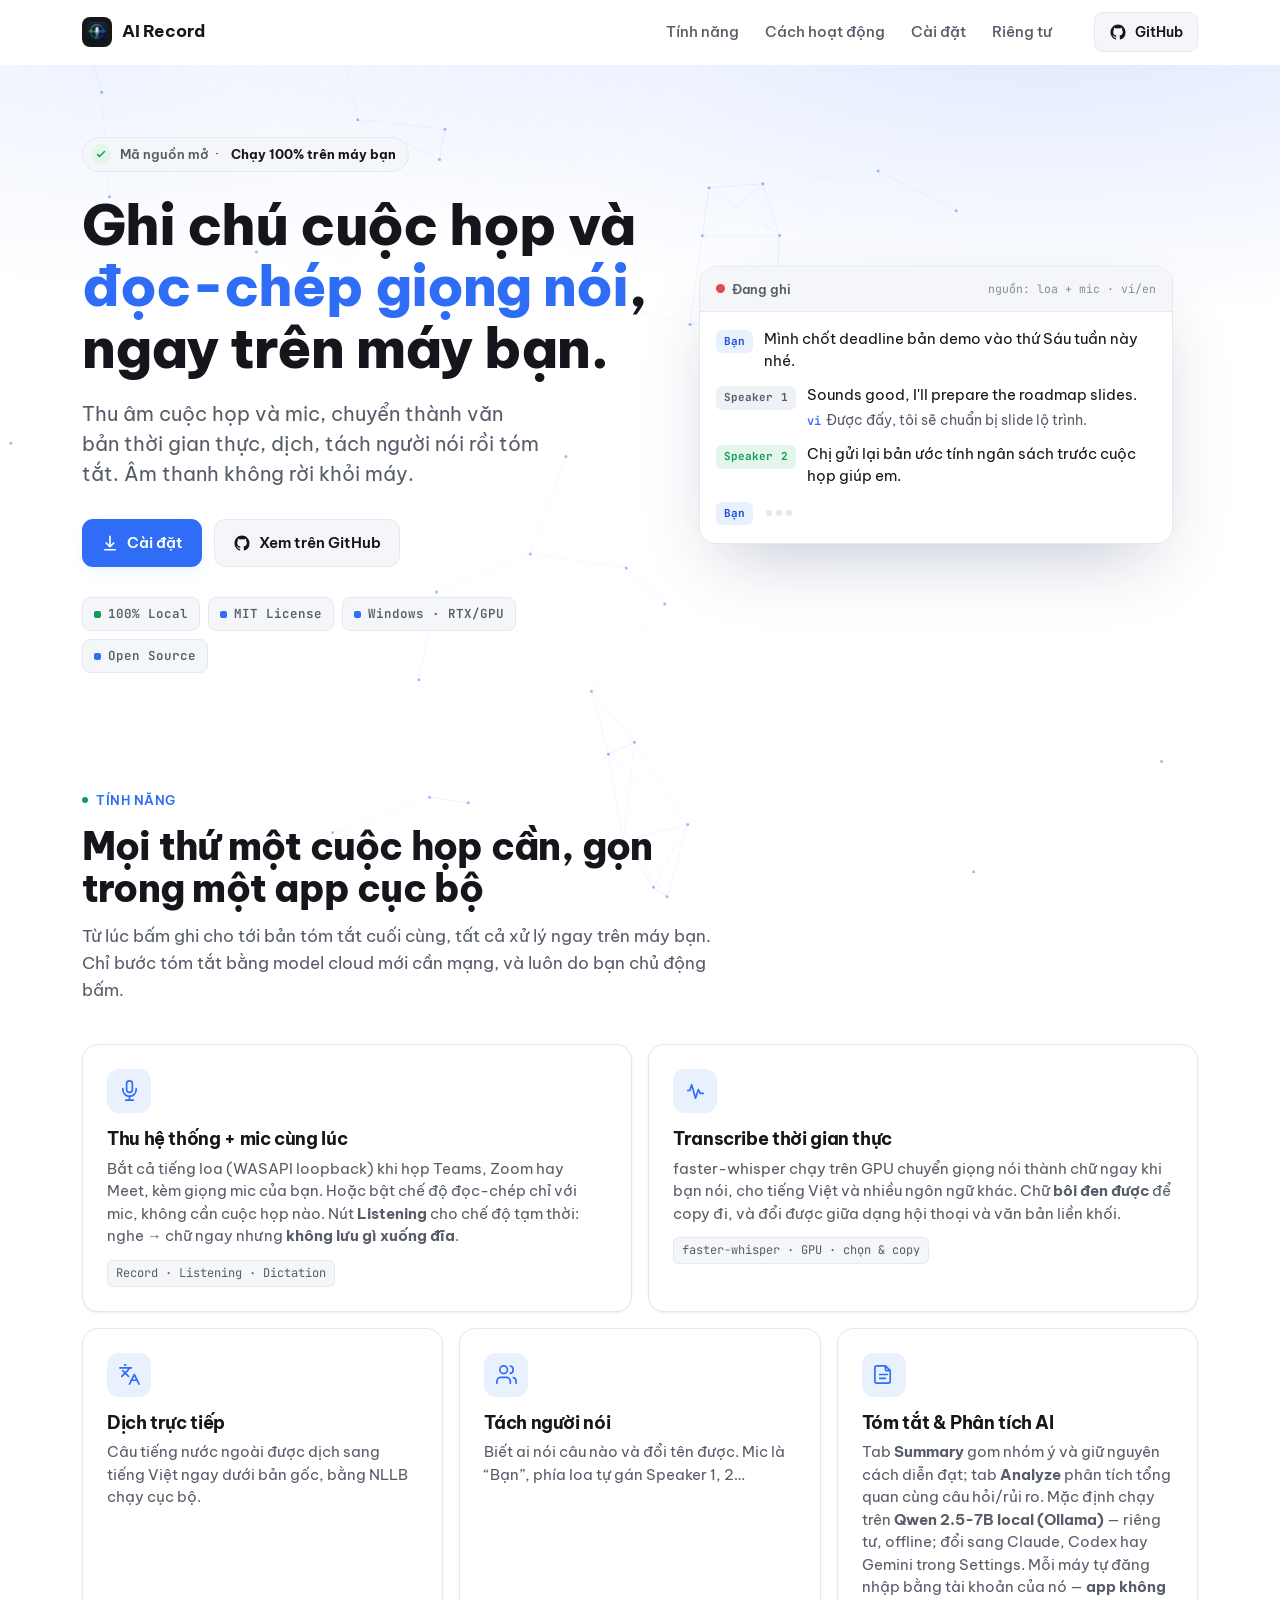
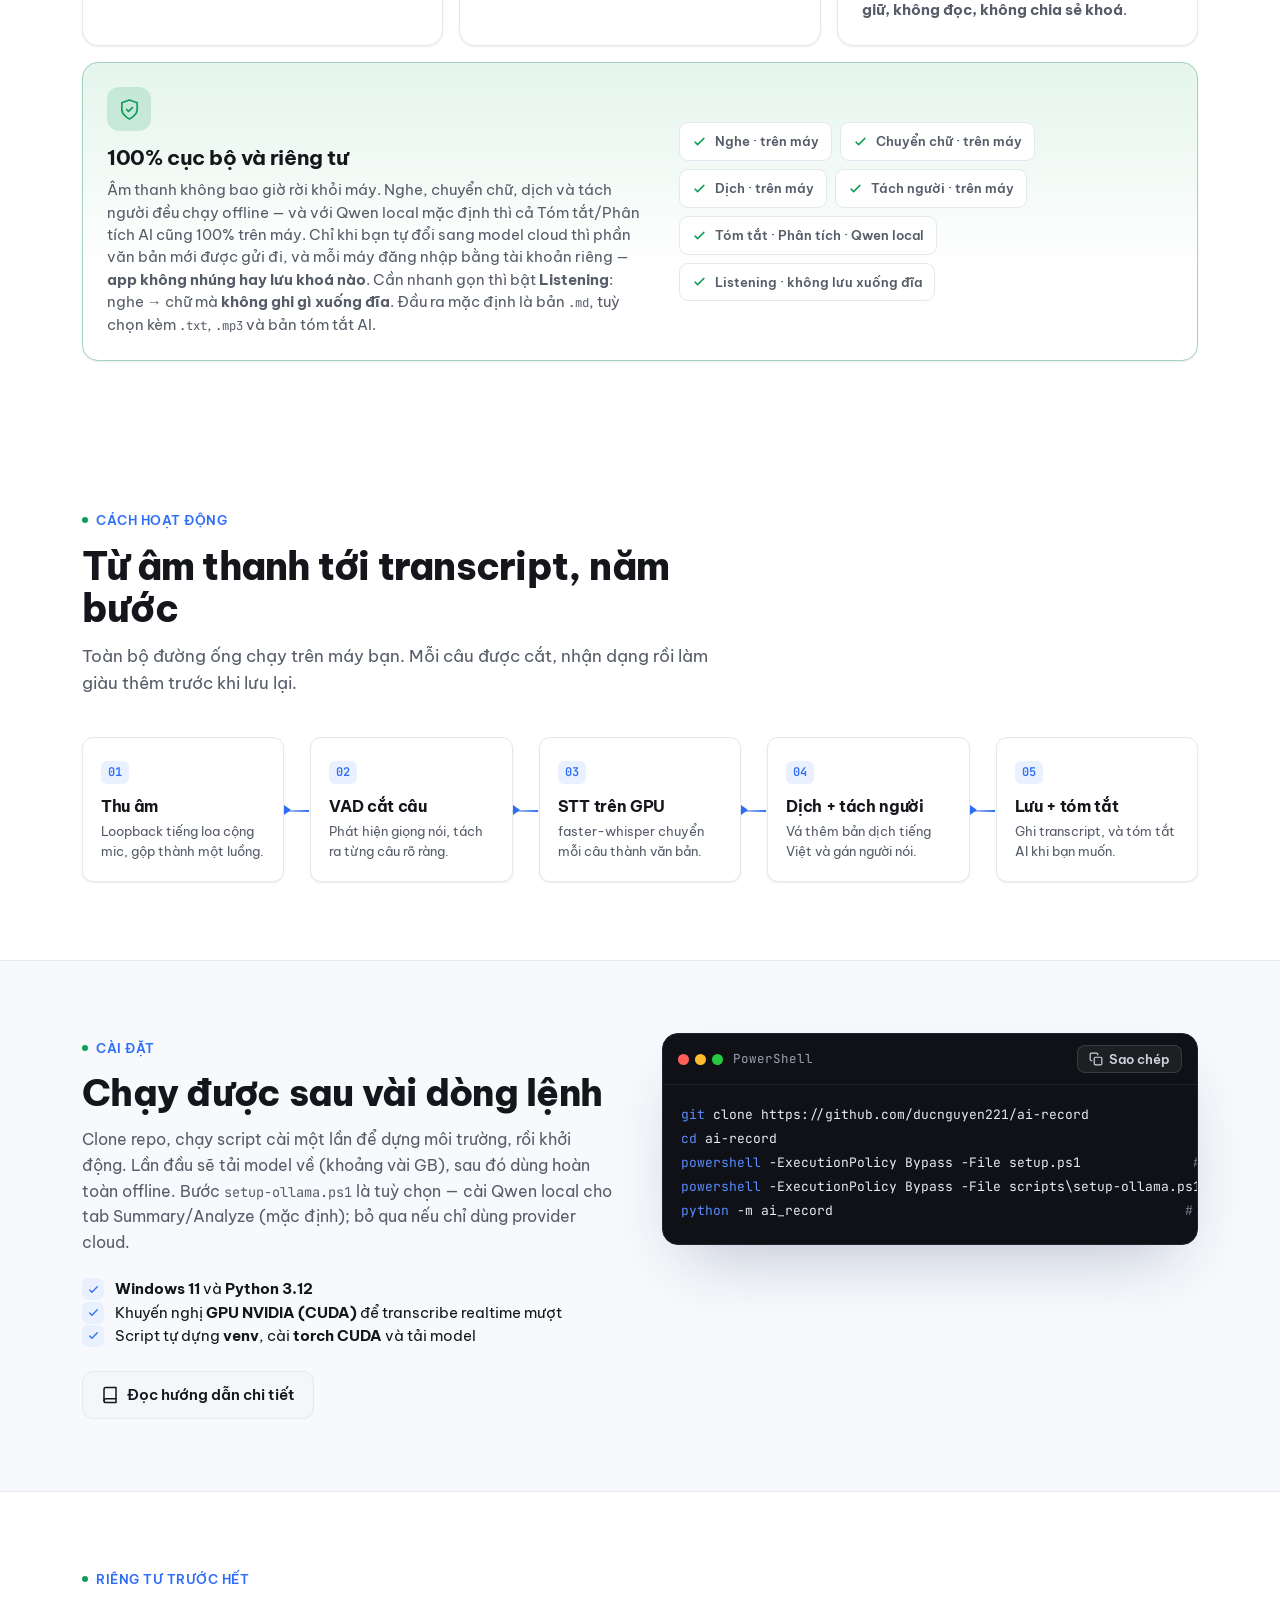
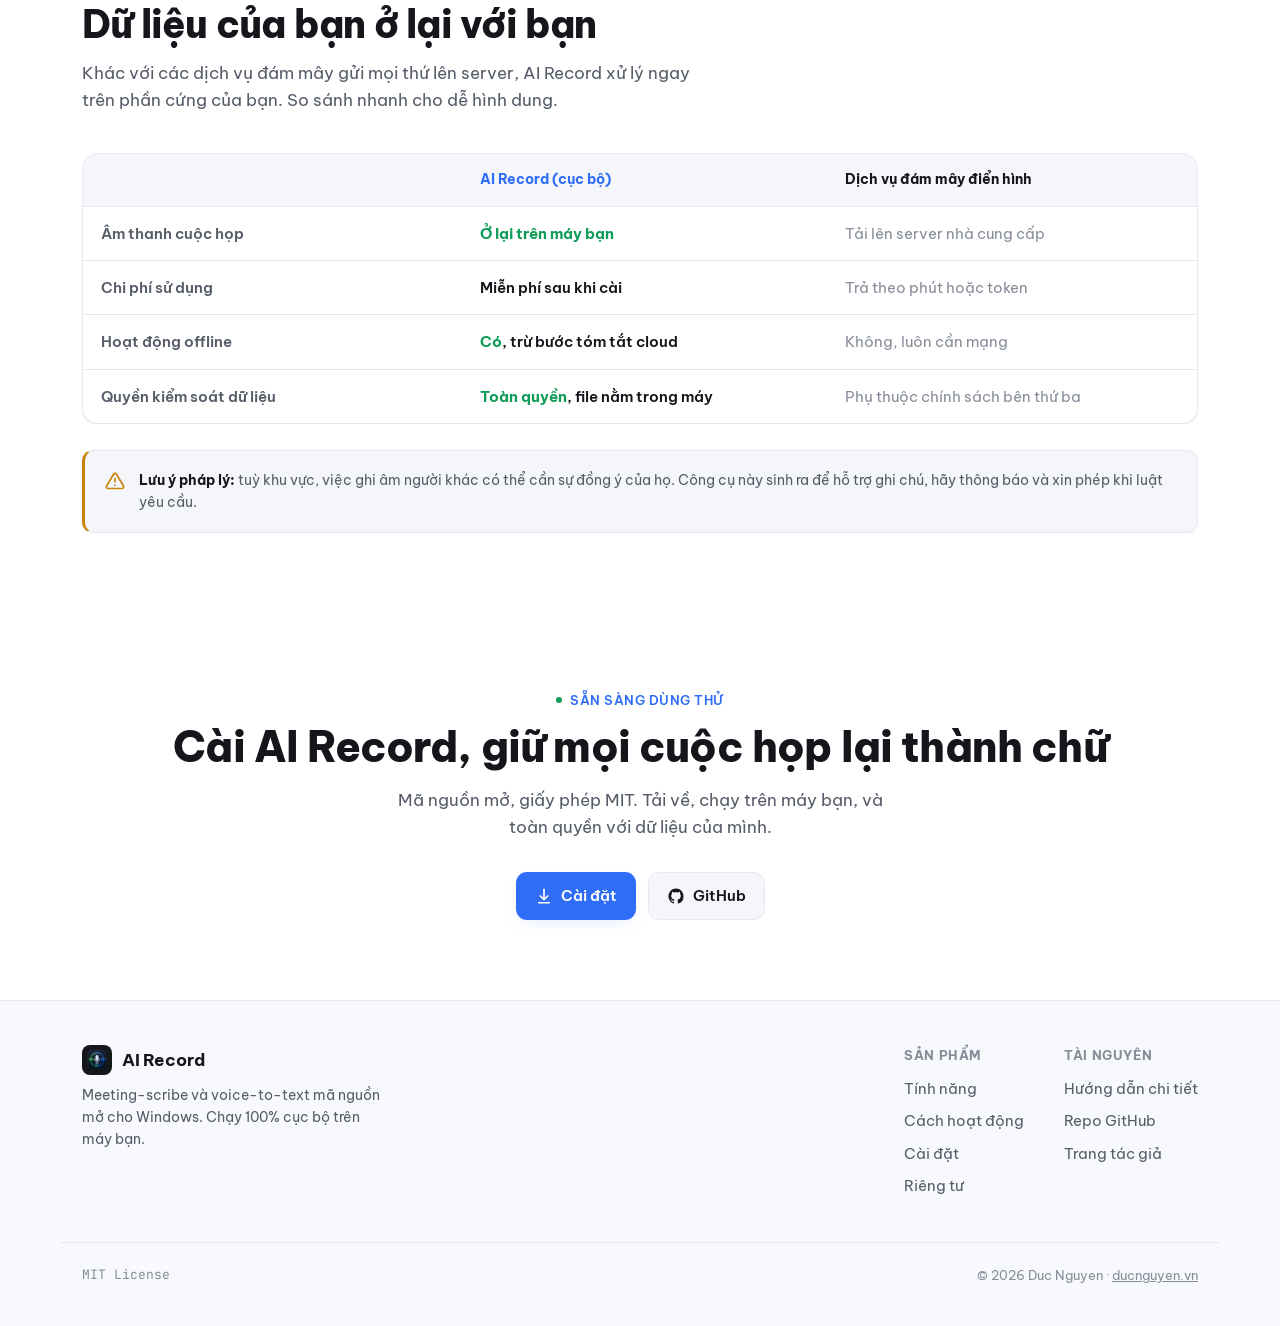
<file: docs/index.html>
<!doctype html>
<html lang="vi">
<head>
<meta charset="utf-8">
<meta name="viewport" content="width=device-width, initial-scale=1">
<title>AI Record · Ghi chú cuộc họp & đọc-chép giọng nói, chạy 100% cục bộ</title>
<meta name="description" content="AI Record là ứng dụng desktop mã nguồn mở cho Windows: thu âm cuộc họp, chuyển giọng nói thành văn bản thời gian thực, dịch, tách người nói và tóm tắt AI. Chạy 100% cục bộ trên máy bạn.">
<meta name="theme-color" content="#2f6df6" media="(prefers-color-scheme: light)">
<meta name="theme-color" content="#0e0f13" media="(prefers-color-scheme: dark)">
<meta property="og:title" content="AI Record · meeting-scribe & voice-to-text, 100% local">
<meta property="og:description" content="Thu âm họp + mic, transcribe realtime bằng faster-whisper (GPU), dịch, tách người nói, tóm tắt AI. Mã nguồn mở, chạy hoàn toàn trên máy bạn.">
<meta property="og:type" content="website">
<meta property="og:url" content="https://ducnguyen.vn/ai-record/">
<meta property="og:image" content="https://ducnguyen.vn/ai-record/og-image.png">
<meta property="og:image:width" content="1200">
<meta property="og:image:height" content="630">
<meta name="twitter:card" content="summary_large_image">
<meta name="twitter:title" content="AI Record · meeting-scribe & voice-to-text, 100% local">
<meta name="twitter:image" content="https://ducnguyen.vn/ai-record/og-image.png">
<link rel="icon" href="logo.png">
<link rel="preconnect" href="https://fonts.googleapis.com">
<link rel="preconnect" href="https://fonts.gstatic.com" crossorigin>
<link href="https://fonts.googleapis.com/css2?family=Be+Vietnam+Pro:wght@400;500;600;700;800&family=JetBrains+Mono:wght@400;500;600&display=swap" rel="stylesheet">
<style>
  :root{
    --bg:#ffffff;
    --bg-tint:#f7f9fc;
    --surface:#ffffff;
    --surface-2:#f4f6fa;
    --surface-3:#eef1f6;
    --border:#e4e8ef;
    --border-strong:#d3d9e3;
    --text:#14161b;
    --muted:#565d69;
    --faint:#868d99;
    --accent:#2f6df6;
    --accent-ink:#1b4fd0;
    --accent-weak:#e9f0fe;
    --accent-glow:rgba(47,109,246,.16);
    --ok:#0f9d58;
    --ok-weak:#e4f5ec;
    --warn:#c9820a;
    --code-bg:#0f1116;
    --code-text:#e8ebf1;
    --code-border:#20242e;
    --radius:16px;
    --radius-sm:11px;
    --shadow-sm:0 1px 2px rgba(16,24,40,.05), 0 1px 3px rgba(16,24,40,.04);
    --shadow-md:0 8px 24px -8px rgba(16,24,40,.12), 0 2px 6px rgba(16,24,40,.05);
    --shadow-lg:0 30px 70px -24px rgba(20,40,90,.28);
    --mono:"JetBrains Mono",ui-monospace,"Cascadia Code",Consolas,monospace;
    --font:"Be Vietnam Pro",-apple-system,"Segoe UI",Roboto,"Noto Sans",sans-serif;
    --maxw:1160px;
  }
  @media (prefers-color-scheme:dark){
    :root{
      --bg:#0e0f13;
      --bg-tint:#111318;
      --surface:#16181d;
      --surface-2:#1b1e24;
      --surface-3:#22262e;
      --border:#282c34;
      --border-strong:#343a44;
      --text:#e9ebef;
      --muted:#a4abb6;
      --faint:#727984;
      --accent:#5b8cff;
      --accent-ink:#8fb0ff;
      --accent-weak:#182338;
      --accent-glow:rgba(91,140,255,.20);
      --ok:#3ec38a;
      --ok-weak:#12271d;
      --warn:#e0a032;
      --code-bg:#0a0c10;
      --code-text:#e4e8f0;
      --code-border:#20242e;
      --shadow-sm:0 1px 2px rgba(0,0,0,.4);
      --shadow-md:0 10px 28px -10px rgba(0,0,0,.6);
      --shadow-lg:0 34px 80px -28px rgba(0,0,0,.75);
    }
  }
  *{box-sizing:border-box}
  html{scroll-behavior:smooth;background:var(--bg)}
  @media (prefers-reduced-motion:reduce){html{scroll-behavior:auto}}
  /* Tech network background (canvas) — sits behind all content, both themes */
  #netbg{position:fixed;inset:0;width:100%;height:100%;z-index:-1;pointer-events:none;opacity:.9}
  body{
    margin:0;background:transparent;color:var(--text);
    font-family:var(--font);line-height:1.6;font-size:16px;
    -webkit-font-smoothing:antialiased;text-rendering:optimizeLegibility;
    overflow-x:hidden;
  }
  a{color:inherit;text-decoration:none}
  h1,h2,h3{margin:0;letter-spacing:-.02em;line-height:1.1}
  p{margin:0}
  ::selection{background:var(--accent);color:#fff}
  .wrap{max-width:var(--maxw);margin:0 auto;padding:0 22px}
  .eyebrow{
    display:inline-flex;align-items:center;gap:8px;
    font-size:12.5px;font-weight:600;letter-spacing:.04em;text-transform:uppercase;
    color:var(--accent);
  }
  .eyebrow .dot{width:6px;height:6px;border-radius:50%;background:var(--ok)}

  /* ---------- header ---------- */
  header.site{
    position:sticky;top:0;z-index:50;
    background:color-mix(in srgb,var(--bg) 82%,transparent);
    backdrop-filter:saturate(180%) blur(14px);
    -webkit-backdrop-filter:saturate(180%) blur(14px);
    border-bottom:1px solid transparent;transition:border-color .25s;
  }
  header.site.scrolled{border-bottom-color:var(--border)}
  .nav{display:flex;align-items:center;gap:20px;height:64px}
  .brand{display:flex;align-items:center;gap:10px;font-weight:700;font-size:17px;letter-spacing:-.01em}
  .brand img{width:30px;height:30px;border-radius:8px;display:block}
  .nav-links{display:flex;gap:26px;margin-left:auto}
  .nav-links a{font-size:14.5px;font-weight:500;color:var(--muted);transition:color .18s}
  .nav-links a:hover{color:var(--text)}
  .nav .gh{margin-left:22px}
  @media (max-width:820px){.nav-links{display:none}.nav .gh{margin-left:auto}}

  /* ---------- buttons ---------- */
  .btn{
    display:inline-flex;align-items:center;gap:8px;white-space:nowrap;
    font-family:var(--font);font-size:15px;font-weight:600;
    padding:11px 18px;border-radius:11px;border:1px solid transparent;cursor:pointer;
    transition:transform .12s ease, background .18s, border-color .18s, box-shadow .18s;
  }
  .btn svg{width:18px;height:18px;flex:none}
  .btn:active{transform:translateY(1px)}
  .btn-primary{background:var(--accent);color:#fff;box-shadow:0 6px 18px -6px var(--accent-glow)}
  .btn-primary:hover{background:var(--accent-ink);box-shadow:0 10px 24px -8px var(--accent-glow)}
  .btn-ghost{background:var(--surface-2);color:var(--text);border-color:var(--border)}
  .btn-ghost:hover{background:var(--surface-3);border-color:var(--border-strong)}
  .btn-sm{padding:8px 14px;font-size:14px;border-radius:9px}

  /* ---------- hero ---------- */
  .hero{position:relative;padding:72px 0 40px;overflow:hidden}
  .hero::before{
    content:"";position:absolute;inset:0;z-index:-1;pointer-events:none;
    background:
      radial-gradient(120% 90% at 82% -10%, var(--accent-glow), transparent 55%),
      radial-gradient(90% 70% at 8% 0%, color-mix(in srgb,var(--accent) 8%,transparent), transparent 50%);
  }
  .hero-grid{display:grid;grid-template-columns:1.05fr .95fr;gap:52px;align-items:center}
  .hero-badge{
    display:inline-flex;align-items:center;gap:9px;
    padding:6px 12px 6px 8px;border-radius:999px;
    background:var(--surface-2);border:1px solid var(--border);
    font-size:13px;font-weight:600;color:var(--muted);margin-bottom:22px;
  }
  .hero-badge b{color:var(--text)}
  .hero-badge .tick{
    display:inline-flex;width:20px;height:20px;border-radius:50%;
    background:var(--ok-weak);color:var(--ok);align-items:center;justify-content:center;
  }
  .hero-badge .tick svg{width:12px;height:12px}
  .hero h1{font-size:clamp(2.15rem,5.4vw,3.5rem);font-weight:800}
  .hero h1 .hl{color:var(--accent);position:relative;white-space:nowrap}
  .hero .lead{margin-top:20px;font-size:clamp(1.02rem,2.2vw,1.22rem);color:var(--muted);max-width:33ch;line-height:1.55}
  .hero-cta{display:flex;gap:12px;margin-top:30px;flex-wrap:wrap}
  .tech-badges{display:flex;flex-wrap:wrap;gap:8px;margin-top:30px}
  .tb{
    display:inline-flex;align-items:center;gap:7px;
    font-size:12.5px;font-weight:600;font-family:var(--mono);
    padding:6px 11px;border-radius:8px;background:var(--surface-2);
    border:1px solid var(--border);color:var(--muted);
  }
  .tb .g{width:7px;height:7px;border-radius:2px;background:var(--accent)}
  .tb.local .g{background:var(--ok)}

  /* ---------- hero preview panel ---------- */
  .preview{
    position:relative;border-radius:var(--radius);
    background:var(--surface);border:1px solid var(--border);
    box-shadow:var(--shadow-lg);overflow:hidden;
  }
  .preview::after{content:"";position:absolute;inset:0;border-radius:inherit;pointer-events:none;
    box-shadow:inset 0 1px 0 rgba(255,255,255,.5)}
  @media (prefers-color-scheme:dark){.preview::after{box-shadow:inset 0 1px 0 rgba(255,255,255,.06)}}
  .pv-top{
    display:flex;align-items:center;gap:10px;padding:12px 16px;
    border-bottom:1px solid var(--border);background:var(--surface-2);
  }
  .pv-live{display:inline-flex;align-items:center;gap:7px;font-size:12.5px;font-weight:600;color:var(--muted)}
  .pv-live .rec{width:9px;height:9px;border-radius:50%;background:#e5484d;box-shadow:0 0 0 0 rgba(229,72,77,.5);animation:pulse 2s infinite}
  @keyframes pulse{0%{box-shadow:0 0 0 0 rgba(229,72,77,.45)}70%{box-shadow:0 0 0 7px rgba(229,72,77,0)}100%{box-shadow:0 0 0 0 rgba(229,72,77,0)}}
  @media (prefers-reduced-motion:reduce){.pv-live .rec{animation:none}}
  .pv-src{margin-left:auto;font-size:11.5px;font-family:var(--mono);color:var(--faint)}
  .pv-body{padding:16px 16px 18px;display:flex;flex-direction:column;gap:13px}
  .line{display:flex;gap:11px;align-items:flex-start}
  .who{
    flex:none;font-size:11px;font-weight:700;padding:3px 8px;border-radius:6px;margin-top:2px;
    font-family:var(--mono);letter-spacing:.01em;
  }
  .who.you{background:var(--accent-weak);color:var(--accent-ink)}
  .who.s1{background:var(--surface-3);color:var(--muted)}
  .who.s2{background:var(--ok-weak);color:var(--ok)}
  .say{font-size:14.5px;line-height:1.5}
  .say .orig{color:var(--text)}
  .say .tr{display:block;margin-top:4px;color:var(--muted);font-size:13.5px}
  .say .tr b{color:var(--accent);font-weight:600;font-family:var(--mono);font-size:12px;margin-right:5px}
  .typing{display:inline-flex;gap:4px;align-items:center;padding:5px 2px}
  .typing i{width:6px;height:6px;border-radius:50%;background:var(--faint);animation:blink 1.4s infinite both}
  .typing i:nth-child(2){animation-delay:.2s}.typing i:nth-child(3){animation-delay:.4s}
  @keyframes blink{0%,80%,100%{opacity:.2}40%{opacity:1}}
  @media (prefers-reduced-motion:reduce){.typing i{animation:none;opacity:.5}}

  /* ---------- section shell ---------- */
  section{padding:72px 0}
  .sec-head{max-width:640px;margin-bottom:40px}
  .sec-head h2{font-size:clamp(1.7rem,3.6vw,2.4rem);font-weight:800;margin-top:14px}
  .sec-head p{margin-top:14px;color:var(--muted);font-size:1.05rem;line-height:1.6}

  /* ---------- feature bento ---------- */
  .bento{display:grid;grid-template-columns:repeat(6,1fr);gap:16px}
  .feat{
    grid-column:span 2;
    background:var(--surface);border:1px solid var(--border);border-radius:var(--radius);
    padding:24px;box-shadow:var(--shadow-sm);transition:transform .2s ease, box-shadow .2s ease, border-color .2s;
  }
  .feat:hover{transform:translateY(-3px);box-shadow:var(--shadow-md);border-color:var(--border-strong)}
  .feat.wide{grid-column:span 3}
  .feat.full{grid-column:span 6}
  .ficon{
    width:44px;height:44px;border-radius:12px;display:flex;align-items:center;justify-content:center;
    background:var(--accent-weak);color:var(--accent);margin-bottom:16px;
  }
  .ficon svg{width:23px;height:23px}
  .feat h3{font-size:1.12rem;font-weight:700}
  .feat p{margin-top:9px;color:var(--muted);font-size:14.5px;line-height:1.55}
  .feat .kbd{display:inline-block;margin-top:12px;font-family:var(--mono);font-size:12px;color:var(--muted);
    background:var(--surface-2);border:1px solid var(--border);border-radius:6px;padding:3px 8px}
  /* privacy full-width card */
  .feat.full{
    display:grid;grid-template-columns:1.1fr 1fr;gap:28px;align-items:center;
    background:
      linear-gradient(180deg,var(--ok-weak),transparent 70%),var(--surface);
    border-color:color-mix(in srgb,var(--ok) 30%,var(--border));
  }
  .feat.full .ficon{background:color-mix(in srgb,var(--ok) 16%,transparent);color:var(--ok)}
  .feat.full h3{font-size:1.3rem}
  .privacy-tags{display:flex;flex-wrap:wrap;gap:8px;align-content:flex-start}
  .ptag{font-size:13px;font-weight:600;padding:8px 12px;border-radius:9px;background:var(--surface);
    border:1px solid var(--border);color:var(--muted);display:inline-flex;gap:8px;align-items:center}
  .ptag svg{width:15px;height:15px;color:var(--ok)}
  .ptag.out{color:var(--faint)}
  .ptag.out svg{color:var(--warn)}
  @media (max-width:900px){
    .bento{grid-template-columns:repeat(2,1fr)}
    .feat,.feat.wide{grid-column:span 1}
    .feat.full{grid-column:span 2;grid-template-columns:1fr}
  }
  @media (max-width:560px){
    .bento{grid-template-columns:1fr}
    .feat,.feat.wide,.feat.full{grid-column:span 1}
  }

  /* ---------- pipeline ---------- */
  .pipe-wrap{overflow-x:auto;padding-bottom:6px;margin:0 -22px;padding-left:22px;padding-right:22px}
  .pipe{display:flex;gap:0;min-width:min-content}
  .pstep{
    flex:1 1 0;min-width:172px;position:relative;
    background:var(--surface);border:1px solid var(--border);border-radius:var(--radius-sm);
    padding:20px 18px;box-shadow:var(--shadow-sm);
  }
  .pstep:not(:last-child){margin-right:26px}
  .pstep:not(:last-child)::after{
    content:"";position:absolute;top:50%;right:-26px;width:26px;height:2px;
    background:linear-gradient(90deg,var(--border-strong),var(--accent));
  }
  .pstep:not(:last-child)::before{
    content:"";position:absolute;top:50%;right:-8px;width:0;height:0;transform:translateY(-50%);
    border-left:7px solid var(--accent);border-top:5px solid transparent;border-bottom:5px solid transparent;z-index:2;
  }
  .pnum{font-family:var(--mono);font-size:12px;font-weight:600;color:var(--accent);
    background:var(--accent-weak);border-radius:6px;padding:2px 7px;display:inline-block}
  .pstep h3{margin-top:14px;font-size:1.02rem;font-weight:700}
  .pstep p{margin-top:6px;font-size:13px;color:var(--muted);line-height:1.5}
  @media (max-width:760px){
    .pipe{flex-direction:column}
    .pstep{min-width:0}
    .pstep:not(:last-child){margin-right:0;margin-bottom:28px}
    .pstep:not(:last-child)::after{top:auto;bottom:-26px;right:50%;width:2px;height:26px;background:linear-gradient(180deg,var(--border-strong),var(--accent))}
    .pstep:not(:last-child)::before{top:auto;bottom:-9px;right:50%;transform:translateX(50%);
      border-left:5px solid transparent;border-right:5px solid transparent;border-top:7px solid var(--accent);border-bottom:0}
  }

  /* ---------- install ---------- */
  .install{background:var(--bg-tint);border-top:1px solid var(--border);border-bottom:1px solid var(--border)}
  .install-grid{display:grid;grid-template-columns:1fr 1fr;gap:44px;align-items:start}
  .code-card{
    background:var(--code-bg);border:1px solid var(--code-border);border-radius:var(--radius);
    box-shadow:var(--shadow-lg);overflow:hidden;
  }
  .code-top{display:flex;align-items:center;gap:8px;padding:11px 15px;border-bottom:1px solid var(--code-border)}
  .code-top .fn{font-family:var(--mono);font-size:12.5px;color:#9aa3b2;margin-left:2px}
  .copy-btn{
    margin-left:auto;display:inline-flex;align-items:center;gap:6px;cursor:pointer;
    font-family:var(--font);font-size:12.5px;font-weight:600;color:#cdd4e0;
    background:rgba(255,255,255,.06);border:1px solid rgba(255,255,255,.12);
    padding:5px 11px;border-radius:8px;transition:background .15s,color .15s;
  }
  .copy-btn:hover{background:rgba(255,255,255,.12);color:#fff}
  .copy-btn svg{width:14px;height:14px}
  .copy-btn.done{color:#3ec38a;border-color:rgba(62,195,138,.4)}
  .code-scroll{overflow-x:auto}
  pre{margin:0;padding:18px 18px 20px}
  pre code{
    font-family:var(--mono);font-size:13px;line-height:1.85;color:var(--code-text);
    white-space:pre;display:block;
  }
  .code-scroll .cm{color:#6f7a8d}
  .code-scroll .pr{color:#5b8cff}
  .install-copy h2{font-size:clamp(1.7rem,3.6vw,2.3rem);font-weight:800}
  .install-copy p{margin-top:14px;color:var(--muted);line-height:1.6}
  .req{margin-top:22px;display:flex;flex-direction:column;gap:11px}
  .req li{display:flex;gap:11px;align-items:flex-start;list-style:none;font-size:14.5px}
  .req ul{margin:0;padding:0}
  .req .ic{flex:none;width:22px;height:22px;border-radius:6px;background:var(--accent-weak);color:var(--accent);
    display:flex;align-items:center;justify-content:center;margin-top:1px}
  .req .ic svg{width:13px;height:13px}
  .req b{color:var(--text)}
  @media (max-width:840px){.install-grid{grid-template-columns:1fr;gap:30px}}

  /* ---------- privacy / compare ---------- */
  .compare{border-collapse:separate;border-spacing:0;width:100%;background:var(--surface);
    border:1px solid var(--border);border-radius:var(--radius);overflow:hidden;box-shadow:var(--shadow-sm)}
  .compare th,.compare td{padding:15px 18px;text-align:left;font-size:14.5px;vertical-align:top}
  .compare thead th{background:var(--surface-2);font-weight:700;font-size:13.5px;border-bottom:1px solid var(--border)}
  .compare thead th.us{color:var(--accent)}
  .compare tbody tr:not(:last-child) td{border-bottom:1px solid var(--border)}
  .compare td.lbl{font-weight:600;color:var(--muted);width:34%}
  .compare td.us{font-weight:600}
  .compare td .yes{color:var(--ok);font-weight:700}
  .compare td .no{color:var(--faint)}
  .cmp-wrap{overflow-x:auto}
  @media (max-width:600px){.compare th,.compare td{padding:12px 13px;font-size:13.5px}}

  /* ---------- legal ---------- */
  .legal{
    display:flex;gap:14px;align-items:flex-start;
    background:var(--surface-2);border:1px solid var(--border);border-left:3px solid var(--warn);
    border-radius:var(--radius-sm);padding:18px 20px;
  }
  .legal svg{flex:none;width:20px;height:20px;color:var(--warn);margin-top:2px}
  .legal p{font-size:14px;color:var(--muted);line-height:1.6}
  .legal b{color:var(--text)}

  /* ---------- final cta ---------- */
  .final{text-align:center;padding:80px 0}
  .final h2{font-size:clamp(1.8rem,4vw,2.6rem);font-weight:800}
  .final p{margin:16px auto 0;max-width:46ch;color:var(--muted);font-size:1.06rem}
  .final .hero-cta{justify-content:center;margin-top:32px}

  /* ---------- footer ---------- */
  footer.site{border-top:1px solid var(--border);background:var(--bg-tint);padding:44px 0 40px}
  .foot{display:flex;justify-content:space-between;gap:30px;flex-wrap:wrap;align-items:flex-start}
  .foot .brand{margin-bottom:10px}
  .foot-tag{color:var(--muted);font-size:14px;max-width:34ch;line-height:1.55}
  .foot-links{display:flex;gap:40px;flex-wrap:wrap}
  .foot-col b{display:block;font-size:12.5px;text-transform:uppercase;letter-spacing:.05em;color:var(--faint);margin-bottom:12px}
  .foot-col a{display:block;font-size:14.5px;color:var(--muted);margin-bottom:9px;transition:color .15s}
  .foot-col a:hover{color:var(--accent)}
  .foot-bottom{margin-top:36px;padding-top:22px;border-top:1px solid var(--border);
    display:flex;justify-content:space-between;gap:16px;flex-wrap:wrap;color:var(--faint);font-size:13px}
  .foot-bottom .lic{font-family:var(--mono)}

  /* ---------- scroll reveal ---------- */
  @media (prefers-reduced-motion:no-preference){
    .reveal{opacity:0;transform:translateY(20px);transition:opacity .6s cubic-bezier(.16,1,.3,1),transform .6s cubic-bezier(.16,1,.3,1)}
    .reveal.in{opacity:1;transform:none}
  }
</style>
</head>
<body>
<canvas id="netbg" aria-hidden="true"></canvas>

<!-- ======= HEADER ======= -->
<header class="site" id="siteHeader">
  <div class="wrap nav">
    <a class="brand" href="#top"><img src="logo.png" alt="AI Record logo">AI Record</a>
    <nav class="nav-links">
      <a href="#tinh-nang">Tính năng</a>
      <a href="#cach-hoat-dong">Cách hoạt động</a>
      <a href="#cai-dat">Cài đặt</a>
      <a href="#rieng-tu">Riêng tư</a>
    </nav>
    <a class="btn btn-ghost btn-sm gh" href="https://github.com/ducnguyen221/ai-record" target="_blank" rel="noopener">
      <svg viewBox="0 0 24 24" fill="currentColor" aria-hidden="true"><path d="M12 2C6.48 2 2 6.58 2 12.25c0 4.53 2.87 8.37 6.84 9.73.5.09.68-.22.68-.49 0-.24-.01-.87-.01-1.71-2.78.62-3.37-1.37-3.37-1.37-.45-1.18-1.11-1.49-1.11-1.49-.91-.64.07-.62.07-.62 1 .07 1.53 1.06 1.53 1.06.89 1.56 2.34 1.11 2.91.85.09-.66.35-1.11.63-1.36-2.22-.26-4.55-1.14-4.55-5.07 0-1.12.39-2.03 1.03-2.75-.1-.26-.45-1.3.1-2.71 0 0 .84-.28 2.75 1.05a9.4 9.4 0 0 1 2.5-.34c.85 0 1.71.12 2.5.34 1.91-1.33 2.75-1.05 2.75-1.05.55 1.41.2 2.45.1 2.71.64.72 1.03 1.63 1.03 2.75 0 3.94-2.34 4.81-4.57 5.06.36.32.68.94.68 1.9 0 1.37-.01 2.48-.01 2.82 0 .27.18.59.69.49A10.02 10.02 0 0 0 22 12.25C22 6.58 17.52 2 12 2Z"/></svg>
      GitHub
    </a>
  </div>
</header>

<main id="top">

<!-- ======= HERO ======= -->
<section class="hero">
  <div class="wrap hero-grid">
    <div class="hero-copy">
      <span class="hero-badge">
        <span class="tick"><svg viewBox="0 0 24 24" fill="none" stroke="currentColor" stroke-width="3" stroke-linecap="round" stroke-linejoin="round"><path d="M5 13l4 4L19 7"/></svg></span>
        Mã nguồn mở &nbsp;·&nbsp; <b>Chạy 100% trên máy bạn</b>
      </span>
      <h1>Ghi chú cuộc họp và<br><span class="hl">đọc-chép giọng nói</span>, ngay trên máy bạn.</h1>
      <p class="lead">Thu âm cuộc họp và mic, chuyển thành văn bản thời gian thực, dịch, tách người nói rồi tóm tắt. Âm thanh không rời khỏi máy.</p>
      <div class="hero-cta">
        <a class="btn btn-primary" href="#cai-dat">
          <svg viewBox="0 0 24 24" fill="none" stroke="currentColor" stroke-width="2.2" stroke-linecap="round" stroke-linejoin="round"><path d="M12 3v13"/><path d="m7 12 5 5 5-5"/><path d="M5 21h14"/></svg>
          Cài đặt
        </a>
        <a class="btn btn-ghost" href="https://github.com/ducnguyen221/ai-record" target="_blank" rel="noopener">
          <svg viewBox="0 0 24 24" fill="currentColor" aria-hidden="true"><path d="M12 2C6.48 2 2 6.58 2 12.25c0 4.53 2.87 8.37 6.84 9.73.5.09.68-.22.68-.49 0-.24-.01-.87-.01-1.71-2.78.62-3.37-1.37-3.37-1.37-.45-1.18-1.11-1.49-1.11-1.49-.91-.64.07-.62.07-.62 1 .07 1.53 1.06 1.53 1.06.89 1.56 2.34 1.11 2.91.85.09-.66.35-1.11.63-1.36-2.22-.26-4.55-1.14-4.55-5.07 0-1.12.39-2.03 1.03-2.75-.1-.26-.45-1.3.1-2.71 0 0 .84-.28 2.75 1.05a9.4 9.4 0 0 1 2.5-.34c.85 0 1.71.12 2.5.34 1.91-1.33 2.75-1.05 2.75-1.05.55 1.41.2 2.45.1 2.71.64.72 1.03 1.63 1.03 2.75 0 3.94-2.34 4.81-4.57 5.06.36.32.68.94.68 1.9 0 1.37-.01 2.48-.01 2.82 0 .27.18.59.69.49A10.02 10.02 0 0 0 22 12.25C22 6.58 17.52 2 12 2Z"/></svg>
          Xem trên GitHub
        </a>
      </div>
      <div class="tech-badges">
        <span class="tb local"><span class="g"></span>100% Local</span>
        <span class="tb"><span class="g"></span>MIT License</span>
        <span class="tb"><span class="g"></span>Windows · RTX/GPU</span>
        <span class="tb"><span class="g"></span>Open Source</span>
      </div>
    </div>

    <!-- product preview: stylized live-transcript illustration -->
    <div class="preview" role="img" aria-label="Minh hoạ cửa sổ transcript thời gian thực: câu tiếng Việt, câu tiếng Anh được dịch, và nhãn tách người nói.">
      <div class="pv-top">
        <span class="pv-live"><span class="rec"></span>Đang ghi</span>
        <span class="pv-src">nguồn: loa + mic · vi/en</span>
      </div>
      <div class="pv-body">
        <div class="line">
          <span class="who you">Bạn</span>
          <span class="say"><span class="orig">Mình chốt deadline bản demo vào thứ Sáu tuần này nhé.</span></span>
        </div>
        <div class="line">
          <span class="who s1">Speaker&nbsp;1</span>
          <span class="say"><span class="orig">Sounds good, I'll prepare the roadmap slides.</span>
            <span class="tr"><b>vi</b>Được đấy, tôi sẽ chuẩn bị slide lộ trình.</span></span>
        </div>
        <div class="line">
          <span class="who s2">Speaker&nbsp;2</span>
          <span class="say"><span class="orig">Chị gửi lại bản ước tính ngân sách trước cuộc họp giúp em.</span></span>
        </div>
        <div class="line">
          <span class="who you">Bạn</span>
          <span class="say"><span class="typing"><i></i><i></i><i></i></span></span>
        </div>
      </div>
    </div>
  </div>
</section>

<!-- ======= FEATURES ======= -->
<section id="tinh-nang">
  <div class="wrap">
    <div class="sec-head reveal">
      <span class="eyebrow"><span class="dot"></span>Tính năng</span>
      <h2>Mọi thứ một cuộc họp cần, gọn trong một app cục bộ</h2>
      <p>Từ lúc bấm ghi cho tới bản tóm tắt cuối cùng, tất cả xử lý ngay trên máy bạn. Chỉ bước tóm tắt bằng model cloud mới cần mạng, và luôn do bạn chủ động bấm.</p>
    </div>

    <div class="bento">
      <article class="feat wide reveal">
        <div class="ficon"><svg viewBox="0 0 24 24" fill="none" stroke="currentColor" stroke-width="1.75" stroke-linecap="round" stroke-linejoin="round"><path d="M12 2a3 3 0 0 0-3 3v6a3 3 0 0 0 6 0V5a3 3 0 0 0-3-3Z"/><path d="M19 10v1a7 7 0 0 1-14 0v-1"/><path d="M12 18v4"/><path d="M8 22h8"/></svg></div>
        <h3>Thu hệ thống + mic cùng lúc</h3>
        <p>Bắt cả tiếng loa (WASAPI loopback) khi họp Teams, Zoom hay Meet, kèm giọng mic của bạn. Hoặc bật chế độ đọc-chép chỉ với mic, không cần cuộc họp nào. Nút <b>Listening</b> cho chế độ tạm thời: nghe → chữ ngay nhưng <b>không lưu gì xuống đĩa</b>.</p>
        <span class="kbd">Record · Listening · Dictation</span>
      </article>

      <article class="feat wide reveal">
        <div class="ficon"><svg viewBox="0 0 24 24" fill="none" stroke="currentColor" stroke-width="1.75" stroke-linecap="round" stroke-linejoin="round"><path d="M4 12h2l2-6 4 14 3-9 2 4h3"/></svg></div>
        <h3>Transcribe thời gian thực</h3>
        <p>faster-whisper chạy trên GPU chuyển giọng nói thành chữ ngay khi bạn nói, cho tiếng Việt và nhiều ngôn ngữ khác. Chữ <b>bôi đen được</b> để copy đi, và đổi được giữa dạng hội thoại và văn bản liền khối.</p>
        <span class="kbd">faster-whisper · GPU · chọn &amp; copy</span>
      </article>

      <article class="feat reveal">
        <div class="ficon"><svg viewBox="0 0 24 24" fill="none" stroke="currentColor" stroke-width="1.75" stroke-linecap="round" stroke-linejoin="round"><path d="m5 8 6 6"/><path d="m4 14 6-6 2-3"/><path d="M2 5h12"/><path d="M7 2h1"/><path d="m22 22-5-10-5 10"/><path d="M14 18h6"/></svg></div>
        <h3>Dịch trực tiếp</h3>
        <p>Câu tiếng nước ngoài được dịch sang tiếng Việt ngay dưới bản gốc, bằng NLLB chạy cục bộ.</p>
      </article>

      <article class="feat reveal">
        <div class="ficon"><svg viewBox="0 0 24 24" fill="none" stroke="currentColor" stroke-width="1.75" stroke-linecap="round" stroke-linejoin="round"><path d="M16 21v-2a4 4 0 0 0-4-4H6a4 4 0 0 0-4 4v2"/><circle cx="9" cy="7" r="4"/><path d="M22 21v-2a4 4 0 0 0-3-3.87"/><path d="M16 3.13a4 4 0 0 1 0 7.75"/></svg></div>
        <h3>Tách người nói</h3>
        <p>Biết ai nói câu nào và đổi tên được. Mic là “Bạn”, phía loa tự gán Speaker 1, 2…</p>
      </article>

      <article class="feat reveal">
        <div class="ficon"><svg viewBox="0 0 24 24" fill="none" stroke="currentColor" stroke-width="1.75" stroke-linecap="round" stroke-linejoin="round"><path d="M14 3v4a1 1 0 0 0 1 1h4"/><path d="M5 3h9l5 5v11a2 2 0 0 1-2 2H5a2 2 0 0 1-2-2V5a2 2 0 0 1 2-2Z"/><path d="M8 12h8"/><path d="M8 16h6"/></svg></div>
        <h3>Tóm tắt &amp; Phân tích AI</h3>
        <p>Tab <b>Summary</b> gom nhóm ý và giữ nguyên cách diễn đạt; tab <b>Analyze</b> phân tích tổng quan cùng câu hỏi/rủi ro. Mặc định chạy trên <b>Qwen 2.5-7B local (Ollama)</b> — riêng tư, offline; đổi sang Claude, Codex hay Gemini trong Settings. Mỗi máy tự đăng nhập bằng tài khoản của nó — <b>app không giữ, không đọc, không chia sẻ khoá</b>.</p>
      </article>

      <article class="feat full reveal">
        <div>
          <div class="ficon"><svg viewBox="0 0 24 24" fill="none" stroke="currentColor" stroke-width="1.75" stroke-linecap="round" stroke-linejoin="round"><path d="M12 22s8-4 8-10V5l-8-3-8 3v7c0 6 8 10 8 10Z"/><path d="m9 12 2 2 4-4"/></svg></div>
          <h3>100% cục bộ và riêng tư</h3>
          <p>Âm thanh không bao giờ rời khỏi máy. Nghe, chuyển chữ, dịch và tách người đều chạy offline — và với Qwen local mặc định thì cả Tóm tắt/Phân tích AI cũng 100% trên máy. Chỉ khi bạn tự đổi sang model cloud thì phần văn bản mới được gửi đi, và mỗi máy đăng nhập bằng tài khoản riêng — <b>app không nhúng hay lưu khoá nào</b>. Cần nhanh gọn thì bật <b>Listening</b>: nghe → chữ mà <b>không ghi gì xuống đĩa</b>. Đầu ra mặc định là bản <code style="font-family:var(--mono);font-size:.85em">.md</code>, tuỳ chọn kèm <code style="font-family:var(--mono);font-size:.85em">.txt</code>, <code style="font-family:var(--mono);font-size:.85em">.mp3</code> và bản tóm tắt AI.</p>
        </div>
        <div class="privacy-tags">
          <span class="ptag"><svg viewBox="0 0 24 24" fill="none" stroke="currentColor" stroke-width="2.4" stroke-linecap="round" stroke-linejoin="round"><path d="M5 13l4 4L19 7"/></svg>Nghe · trên máy</span>
          <span class="ptag"><svg viewBox="0 0 24 24" fill="none" stroke="currentColor" stroke-width="2.4" stroke-linecap="round" stroke-linejoin="round"><path d="M5 13l4 4L19 7"/></svg>Chuyển chữ · trên máy</span>
          <span class="ptag"><svg viewBox="0 0 24 24" fill="none" stroke="currentColor" stroke-width="2.4" stroke-linecap="round" stroke-linejoin="round"><path d="M5 13l4 4L19 7"/></svg>Dịch · trên máy</span>
          <span class="ptag"><svg viewBox="0 0 24 24" fill="none" stroke="currentColor" stroke-width="2.4" stroke-linecap="round" stroke-linejoin="round"><path d="M5 13l4 4L19 7"/></svg>Tách người · trên máy</span>
          <span class="ptag"><svg viewBox="0 0 24 24" fill="none" stroke="currentColor" stroke-width="2.4" stroke-linecap="round" stroke-linejoin="round"><path d="M5 13l4 4L19 7"/></svg>Tóm tắt · Phân tích · Qwen local</span>
          <span class="ptag"><svg viewBox="0 0 24 24" fill="none" stroke="currentColor" stroke-width="2.4" stroke-linecap="round" stroke-linejoin="round"><path d="M5 13l4 4L19 7"/></svg>Listening · không lưu xuống đĩa</span>
        </div>
      </article>
    </div>
  </div>
</section>

<!-- ======= HOW IT WORKS ======= -->
<section id="cach-hoat-dong">
  <div class="wrap">
    <div class="sec-head reveal">
      <span class="eyebrow"><span class="dot"></span>Cách hoạt động</span>
      <h2>Từ âm thanh tới transcript, năm bước</h2>
      <p>Toàn bộ đường ống chạy trên máy bạn. Mỗi câu được cắt, nhận dạng rồi làm giàu thêm trước khi lưu lại.</p>
    </div>
  </div>
  <div class="wrap">
    <div class="pipe-wrap reveal">
      <div class="pipe">
        <div class="pstep">
          <span class="pnum">01</span>
          <h3>Thu âm</h3>
          <p>Loopback tiếng loa cộng mic, gộp thành một luồng.</p>
        </div>
        <div class="pstep">
          <span class="pnum">02</span>
          <h3>VAD cắt câu</h3>
          <p>Phát hiện giọng nói, tách ra từng câu rõ ràng.</p>
        </div>
        <div class="pstep">
          <span class="pnum">03</span>
          <h3>STT trên GPU</h3>
          <p>faster-whisper chuyển mỗi câu thành văn bản.</p>
        </div>
        <div class="pstep">
          <span class="pnum">04</span>
          <h3>Dịch + tách người</h3>
          <p>Vá thêm bản dịch tiếng Việt và gán người nói.</p>
        </div>
        <div class="pstep">
          <span class="pnum">05</span>
          <h3>Lưu + tóm tắt</h3>
          <p>Ghi transcript, và tóm tắt AI khi bạn muốn.</p>
        </div>
      </div>
    </div>
  </div>
</section>

<!-- ======= INSTALL ======= -->
<section id="cai-dat" class="install">
  <div class="wrap install-grid">
    <div class="install-copy reveal">
      <span class="eyebrow"><span class="dot"></span>Cài đặt</span>
      <h2 style="margin-top:14px">Chạy được sau vài dòng lệnh</h2>
      <p>Clone repo, chạy script cài một lần để dựng môi trường, rồi khởi động. Lần đầu sẽ tải model về (khoảng vài GB), sau đó dùng hoàn toàn offline. Bước <code style="font-family:var(--mono);font-size:.85em">setup-ollama.ps1</code> là tuỳ chọn — cài Qwen local cho tab Summary/Analyze (mặc định); bỏ qua nếu chỉ dùng provider cloud.</p>
      <div class="req">
        <ul>
          <li><span class="ic"><svg viewBox="0 0 24 24" fill="none" stroke="currentColor" stroke-width="2.4" stroke-linecap="round" stroke-linejoin="round"><path d="M5 13l4 4L19 7"/></svg></span><span><b>Windows 11</b> và <b>Python 3.12</b></span></li>
          <li><span class="ic"><svg viewBox="0 0 24 24" fill="none" stroke="currentColor" stroke-width="2.4" stroke-linecap="round" stroke-linejoin="round"><path d="M5 13l4 4L19 7"/></svg></span><span>Khuyến nghị <b>GPU NVIDIA (CUDA)</b> để transcribe realtime mượt</span></li>
          <li><span class="ic"><svg viewBox="0 0 24 24" fill="none" stroke="currentColor" stroke-width="2.4" stroke-linecap="round" stroke-linejoin="round"><path d="M5 13l4 4L19 7"/></svg></span><span>Script tự dựng <b>venv</b>, cài <b>torch CUDA</b> và tải model</span></li>
        </ul>
      </div>
      <a class="btn btn-ghost" style="margin-top:24px" href="guide.html">
        <svg viewBox="0 0 24 24" fill="none" stroke="currentColor" stroke-width="2" stroke-linecap="round" stroke-linejoin="round"><path d="M4 19.5A2.5 2.5 0 0 1 6.5 17H20"/><path d="M6.5 2H20v20H6.5A2.5 2.5 0 0 1 4 19.5v-15A2.5 2.5 0 0 1 6.5 2Z"/></svg>
        Đọc hướng dẫn chi tiết
      </a>
    </div>

    <div class="code-card reveal">
      <div class="code-top">
        <span class="pv-live" style="gap:6px"><span style="width:11px;height:11px;border-radius:50%;background:#ff5f57;display:inline-block"></span><span style="width:11px;height:11px;border-radius:50%;background:#febc2e;display:inline-block"></span><span style="width:11px;height:11px;border-radius:50%;background:#28c840;display:inline-block"></span></span>
        <span class="fn">PowerShell</span>
        <button class="copy-btn" id="copyBtn" type="button" aria-label="Sao chép lệnh cài đặt">
          <svg viewBox="0 0 24 24" fill="none" stroke="currentColor" stroke-width="2" stroke-linecap="round" stroke-linejoin="round"><rect x="9" y="9" width="13" height="13" rx="2"/><path d="M5 15H4a2 2 0 0 1-2-2V4a2 2 0 0 1 2-2h9a2 2 0 0 1 2 2v1"/></svg>
          <span class="lbl">Sao chép</span>
        </button>
      </div>
      <div class="code-scroll">
<pre><code id="installCode"><span class="pr">git</span> clone https://github.com/ducnguyen221/ai-record
<span class="pr">cd</span> ai-record
<span class="pr">powershell</span> -ExecutionPolicy Bypass -File setup.ps1              <span class="cm"># cài một lần: venv + torch CUDA + model</span>
<span class="pr">powershell</span> -ExecutionPolicy Bypass -File scripts\setup-ollama.ps1   <span class="cm"># tuỳ chọn: Qwen local cho Summary/Analyze</span>
<span class="pr">python</span> -m ai_record                                            <span class="cm"># hoặc double-click shortcut trên Desktop</span></code></pre>
      </div>
    </div>
  </div>
</section>

<!-- ======= PRIVACY / COMPARE ======= -->
<section id="rieng-tu">
  <div class="wrap">
    <div class="sec-head reveal">
      <span class="eyebrow"><span class="dot"></span>Riêng tư trước hết</span>
      <h2>Dữ liệu của bạn ở lại với bạn</h2>
      <p>Khác với các dịch vụ đám mây gửi mọi thứ lên server, AI Record xử lý ngay trên phần cứng của bạn. So sánh nhanh cho dễ hình dung.</p>
    </div>
    <div class="cmp-wrap reveal">
      <table class="compare">
        <thead>
          <tr>
            <th></th>
            <th class="us">AI Record (cục bộ)</th>
            <th>Dịch vụ đám mây điển hình</th>
          </tr>
        </thead>
        <tbody>
          <tr>
            <td class="lbl">Âm thanh cuộc họp</td>
            <td class="us"><span class="yes">Ở lại trên máy bạn</span></td>
            <td><span class="no">Tải lên server nhà cung cấp</span></td>
          </tr>
          <tr>
            <td class="lbl">Chi phí sử dụng</td>
            <td class="us">Miễn phí sau khi cài</td>
            <td><span class="no">Trả theo phút hoặc token</span></td>
          </tr>
          <tr>
            <td class="lbl">Hoạt động offline</td>
            <td class="us"><span class="yes">Có</span>, trừ bước tóm tắt cloud</td>
            <td><span class="no">Không, luôn cần mạng</span></td>
          </tr>
          <tr>
            <td class="lbl">Quyền kiểm soát dữ liệu</td>
            <td class="us"><span class="yes">Toàn quyền</span>, file nằm trong máy</td>
            <td><span class="no">Phụ thuộc chính sách bên thứ ba</span></td>
          </tr>
        </tbody>
      </table>
    </div>

    <div class="legal reveal" style="margin-top:26px">
      <svg viewBox="0 0 24 24" fill="none" stroke="currentColor" stroke-width="2" stroke-linecap="round" stroke-linejoin="round"><path d="M12 9v4"/><path d="M12 17h.01"/><path d="M10.29 3.86 1.82 18a2 2 0 0 0 1.71 3h16.94a2 2 0 0 0 1.71-3L13.71 3.86a2 2 0 0 0-3.42 0Z"/></svg>
      <p><b>Lưu ý pháp lý:</b> tuỳ khu vực, việc ghi âm người khác có thể cần sự đồng ý của họ. Công cụ này sinh ra để hỗ trợ ghi chú, hãy thông báo và xin phép khi luật yêu cầu.</p>
    </div>
  </div>
</section>

<!-- ======= FINAL CTA ======= -->
<section class="final">
  <div class="wrap reveal">
    <span class="eyebrow" style="justify-content:center"><span class="dot"></span>Sẵn sàng dùng thử</span>
    <h2 style="margin-top:14px">Cài AI Record, giữ mọi cuộc họp lại thành chữ</h2>
    <p>Mã nguồn mở, giấy phép MIT. Tải về, chạy trên máy bạn, và toàn quyền với dữ liệu của mình.</p>
    <div class="hero-cta">
      <a class="btn btn-primary" href="#cai-dat">
        <svg viewBox="0 0 24 24" fill="none" stroke="currentColor" stroke-width="2.2" stroke-linecap="round" stroke-linejoin="round"><path d="M12 3v13"/><path d="m7 12 5 5 5-5"/><path d="M5 21h14"/></svg>
        Cài đặt
      </a>
      <a class="btn btn-ghost" href="https://github.com/ducnguyen221/ai-record" target="_blank" rel="noopener">
        <svg viewBox="0 0 24 24" fill="currentColor" aria-hidden="true"><path d="M12 2C6.48 2 2 6.58 2 12.25c0 4.53 2.87 8.37 6.84 9.73.5.09.68-.22.68-.49 0-.24-.01-.87-.01-1.71-2.78.62-3.37-1.37-3.37-1.37-.45-1.18-1.11-1.49-1.11-1.49-.91-.64.07-.62.07-.62 1 .07 1.53 1.06 1.53 1.06.89 1.56 2.34 1.11 2.91.85.09-.66.35-1.11.63-1.36-2.22-.26-4.55-1.14-4.55-5.07 0-1.12.39-2.03 1.03-2.75-.1-.26-.45-1.3.1-2.71 0 0 .84-.28 2.75 1.05a9.4 9.4 0 0 1 2.5-.34c.85 0 1.71.12 2.5.34 1.91-1.33 2.75-1.05 2.75-1.05.55 1.41.2 2.45.1 2.71.64.72 1.03 1.63 1.03 2.75 0 3.94-2.34 4.81-4.57 5.06.36.32.68.94.68 1.9 0 1.37-.01 2.48-.01 2.82 0 .27.18.59.69.49A10.02 10.02 0 0 0 22 12.25C22 6.58 17.52 2 12 2Z"/></svg>
        GitHub
      </a>
    </div>
  </div>
</section>

</main>

<!-- ======= FOOTER ======= -->
<footer class="site">
  <div class="wrap foot">
    <div>
      <a class="brand" href="#top"><img src="logo.png" alt="AI Record logo">AI Record</a>
      <p class="foot-tag">Meeting-scribe và voice-to-text mã nguồn mở cho Windows. Chạy 100% cục bộ trên máy bạn.</p>
    </div>
    <div class="foot-links">
      <div class="foot-col">
        <b>Sản phẩm</b>
        <a href="#tinh-nang">Tính năng</a>
        <a href="#cach-hoat-dong">Cách hoạt động</a>
        <a href="#cai-dat">Cài đặt</a>
        <a href="#rieng-tu">Riêng tư</a>
      </div>
      <div class="foot-col">
        <b>Tài nguyên</b>
        <a href="guide.html">Hướng dẫn chi tiết</a>
        <a href="https://github.com/ducnguyen221/ai-record" target="_blank" rel="noopener">Repo GitHub</a>
        <a href="https://ducnguyen.vn" target="_blank" rel="noopener">Trang tác giả</a>
      </div>
    </div>
  </div>
  <div class="wrap foot-bottom">
    <span class="lic">MIT License</span>
    <span>© 2026 Duc Nguyen · <a href="https://ducnguyen.vn" target="_blank" rel="noopener" style="color:inherit;text-decoration:underline">ducnguyen.vn</a></span>
  </div>
</footer>

<script>
  // sticky header border on scroll
  (function(){
    var h = document.getElementById('siteHeader');
    var onScroll = function(){ h.classList.toggle('scrolled', window.scrollY > 8); };
    window.addEventListener('scroll', onScroll, {passive:true});
    onScroll();
  })();

  // copy install block
  (function(){
    var btn = document.getElementById('copyBtn');
    var codeEl = document.getElementById('installCode');
    if(!btn || !codeEl) return;
    var label = btn.querySelector('.lbl');
    var cmd = [
      'git clone https://github.com/ducnguyen221/ai-record',
      'cd ai-record',
      'powershell -ExecutionPolicy Bypass -File setup.ps1',
      'powershell -ExecutionPolicy Bypass -File scripts\\setup-ollama.ps1',
      'python -m ai_record'
    ].join('\n');
    function flash(ok){
      btn.classList.toggle('done', ok);
      label.textContent = ok ? 'Đã chép' : 'Lỗi, chép tay';
      setTimeout(function(){ btn.classList.remove('done'); label.textContent = 'Sao chép'; }, 1900);
    }
    function fallback(){
      try{
        var ta = document.createElement('textarea');
        ta.value = cmd; ta.style.position='fixed'; ta.style.opacity='0';
        document.body.appendChild(ta); ta.select();
        var ok = document.execCommand('copy');
        document.body.removeChild(ta); flash(ok);
      }catch(e){ flash(false); }
    }
    btn.addEventListener('click', function(){
      if(navigator.clipboard && navigator.clipboard.writeText){
        navigator.clipboard.writeText(cmd).then(function(){ flash(true); }, fallback);
      } else { fallback(); }
    });
  })();

  // scroll reveal
  (function(){
    var reduce = window.matchMedia('(prefers-reduced-motion: reduce)').matches;
    var els = document.querySelectorAll('.reveal');
    if(reduce || !('IntersectionObserver' in window)){
      els.forEach(function(el){ el.classList.add('in'); });
      return;
    }
    var io = new IntersectionObserver(function(entries){
      entries.forEach(function(en){
        if(en.isIntersecting){ en.target.classList.add('in'); io.unobserve(en.target); }
      });
    }, {threshold:0.12, rootMargin:'0px 0px -8% 0px'});
    els.forEach(function(el){ io.observe(el); });
  })();
</script>
<!-- Tech network background: drifting nodes linked by proximity + subtle cursor pull -->
<script>
(function(){
  var c=document.getElementById('netbg'); if(!c) return;
  var ctx=c.getContext('2d');
  var reduce=matchMedia('(prefers-reduced-motion: reduce)').matches;
  var darkQ=matchMedia('(prefers-color-scheme: dark)');
  var dpr=Math.min(window.devicePixelRatio||1,2), W=0, H=0, pts=[], raf=0;
  var mouse={x:-9999,y:-9999};
  function col(a){ return (darkQ.matches?'rgba(120,160,255,':'rgba(47,109,246,')+a+')'; }
  function resize(){
    W=window.innerWidth; H=window.innerHeight;
    c.width=Math.floor(W*dpr); c.height=Math.floor(H*dpr);
    c.style.width=W+'px'; c.style.height=H+'px';
    ctx.setTransform(dpr,0,0,dpr,0,0);
    var n=Math.min(70, Math.max(22, Math.floor(W*H/26000)));
    pts=Array.from({length:n},function(){return {
      x:Math.random()*W, y:Math.random()*H,
      vx:(Math.random()-0.5)*0.28, vy:(Math.random()-0.5)*0.28
    };});
    if(reduce) draw();
  }
  function draw(){
    ctx.clearRect(0,0,W,H);
    var i,j;
    if(!reduce){
      for(i=0;i<pts.length;i++){ var p=pts[i]; p.x+=p.vx; p.y+=p.vy;
        if(p.x<0||p.x>W)p.vx*=-1; if(p.y<0||p.y>H)p.vy*=-1; }
    }
    for(i=0;i<pts.length;i++){
      for(j=i+1;j<pts.length;j++){
        var a=pts[i], b=pts[j], dx=a.x-b.x, dy=a.y-b.y, d=Math.sqrt(dx*dx+dy*dy);
        if(d<150){ ctx.strokeStyle=col((0.13*(1-d/150)).toFixed(3)); ctx.lineWidth=1;
          ctx.beginPath(); ctx.moveTo(a.x,a.y); ctx.lineTo(b.x,b.y); ctx.stroke(); }
      }
      var mx=pts[i].x-mouse.x, my=pts[i].y-mouse.y, md=Math.sqrt(mx*mx+my*my);
      if(md<170){ ctx.strokeStyle=col((0.18*(1-md/170)).toFixed(3)); ctx.lineWidth=1;
        ctx.beginPath(); ctx.moveTo(pts[i].x,pts[i].y); ctx.lineTo(mouse.x,mouse.y); ctx.stroke(); }
    }
    for(i=0;i<pts.length;i++){ ctx.fillStyle=col(0.5); ctx.beginPath();
      ctx.arc(pts[i].x,pts[i].y,1.5,0,6.2832); ctx.fill(); }
    if(!reduce) raf=requestAnimationFrame(draw);
  }
  window.addEventListener('resize',resize,{passive:true});
  window.addEventListener('mousemove',function(e){mouse.x=e.clientX;mouse.y=e.clientY;},{passive:true});
  window.addEventListener('mouseout',function(){mouse.x=-9999;mouse.y=-9999;});
  resize();
  if(!reduce) draw();
})();
</script>
</body>
</html>
</file>
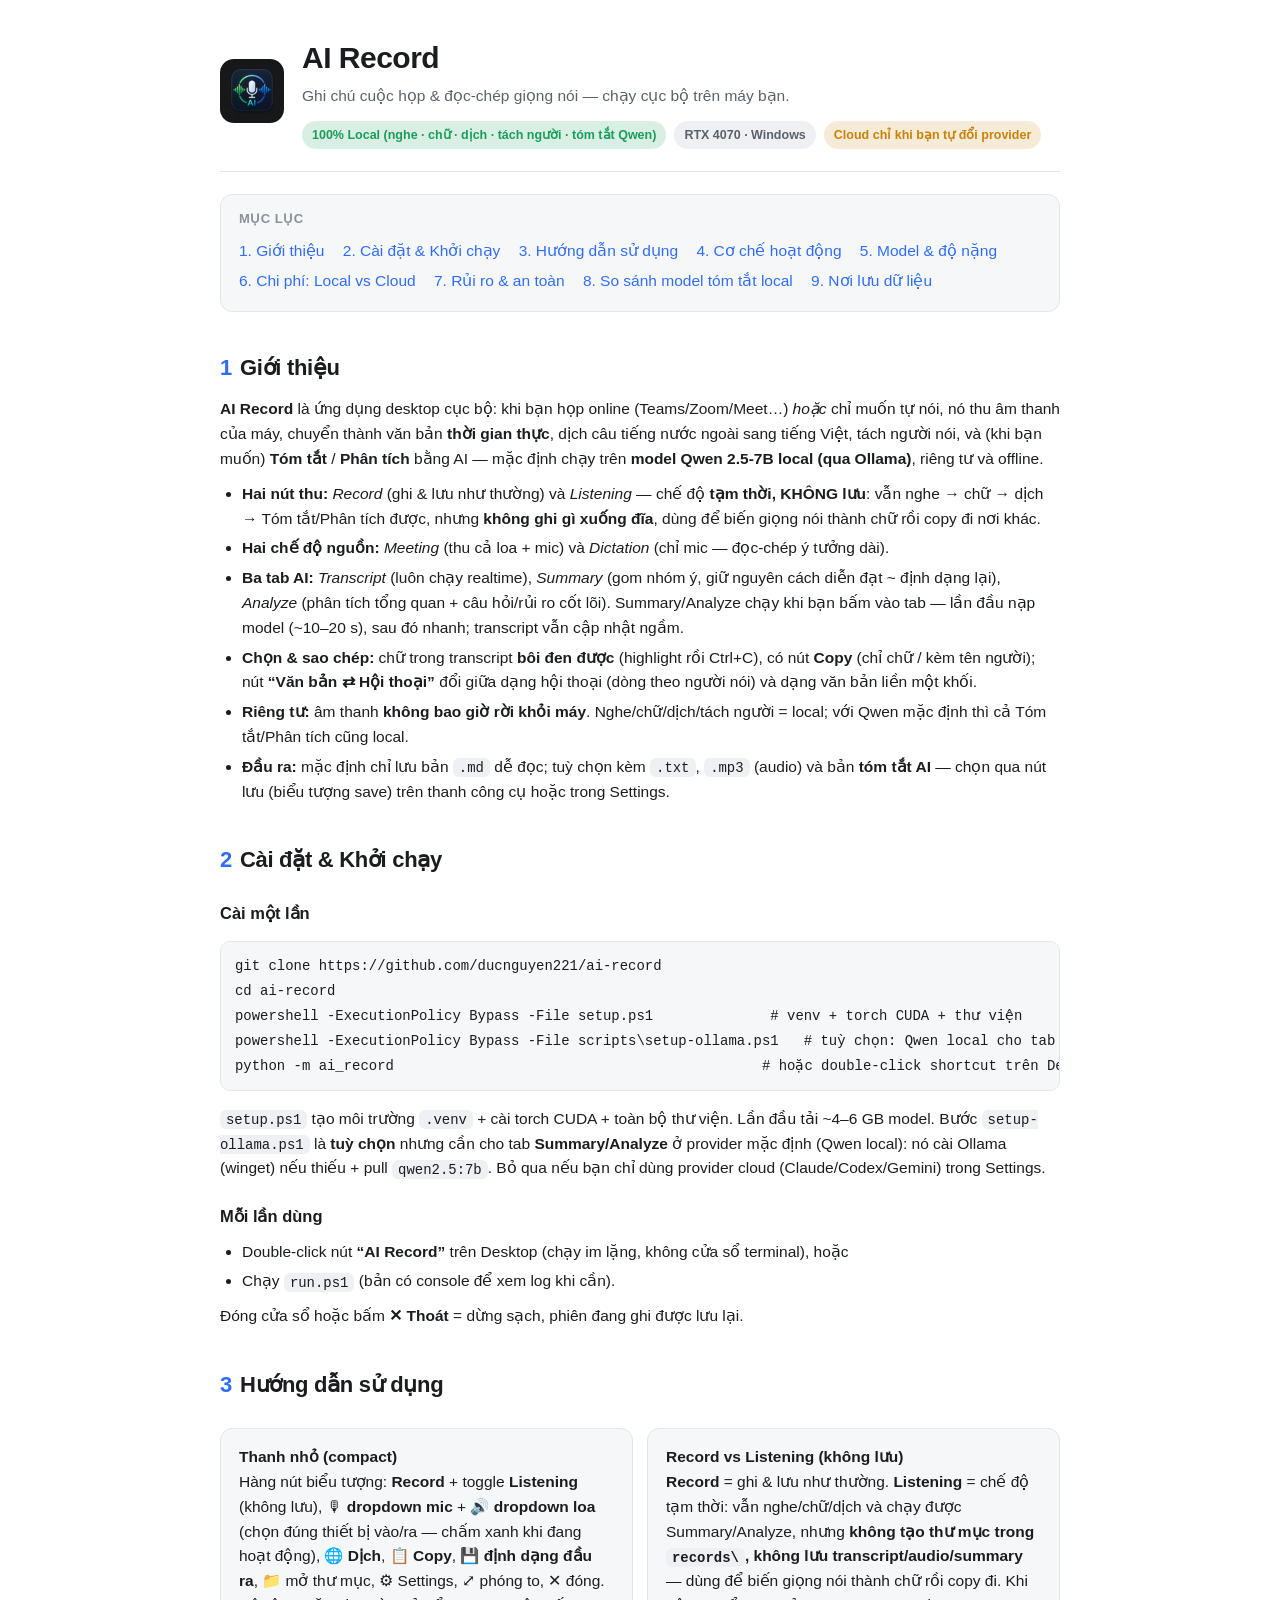
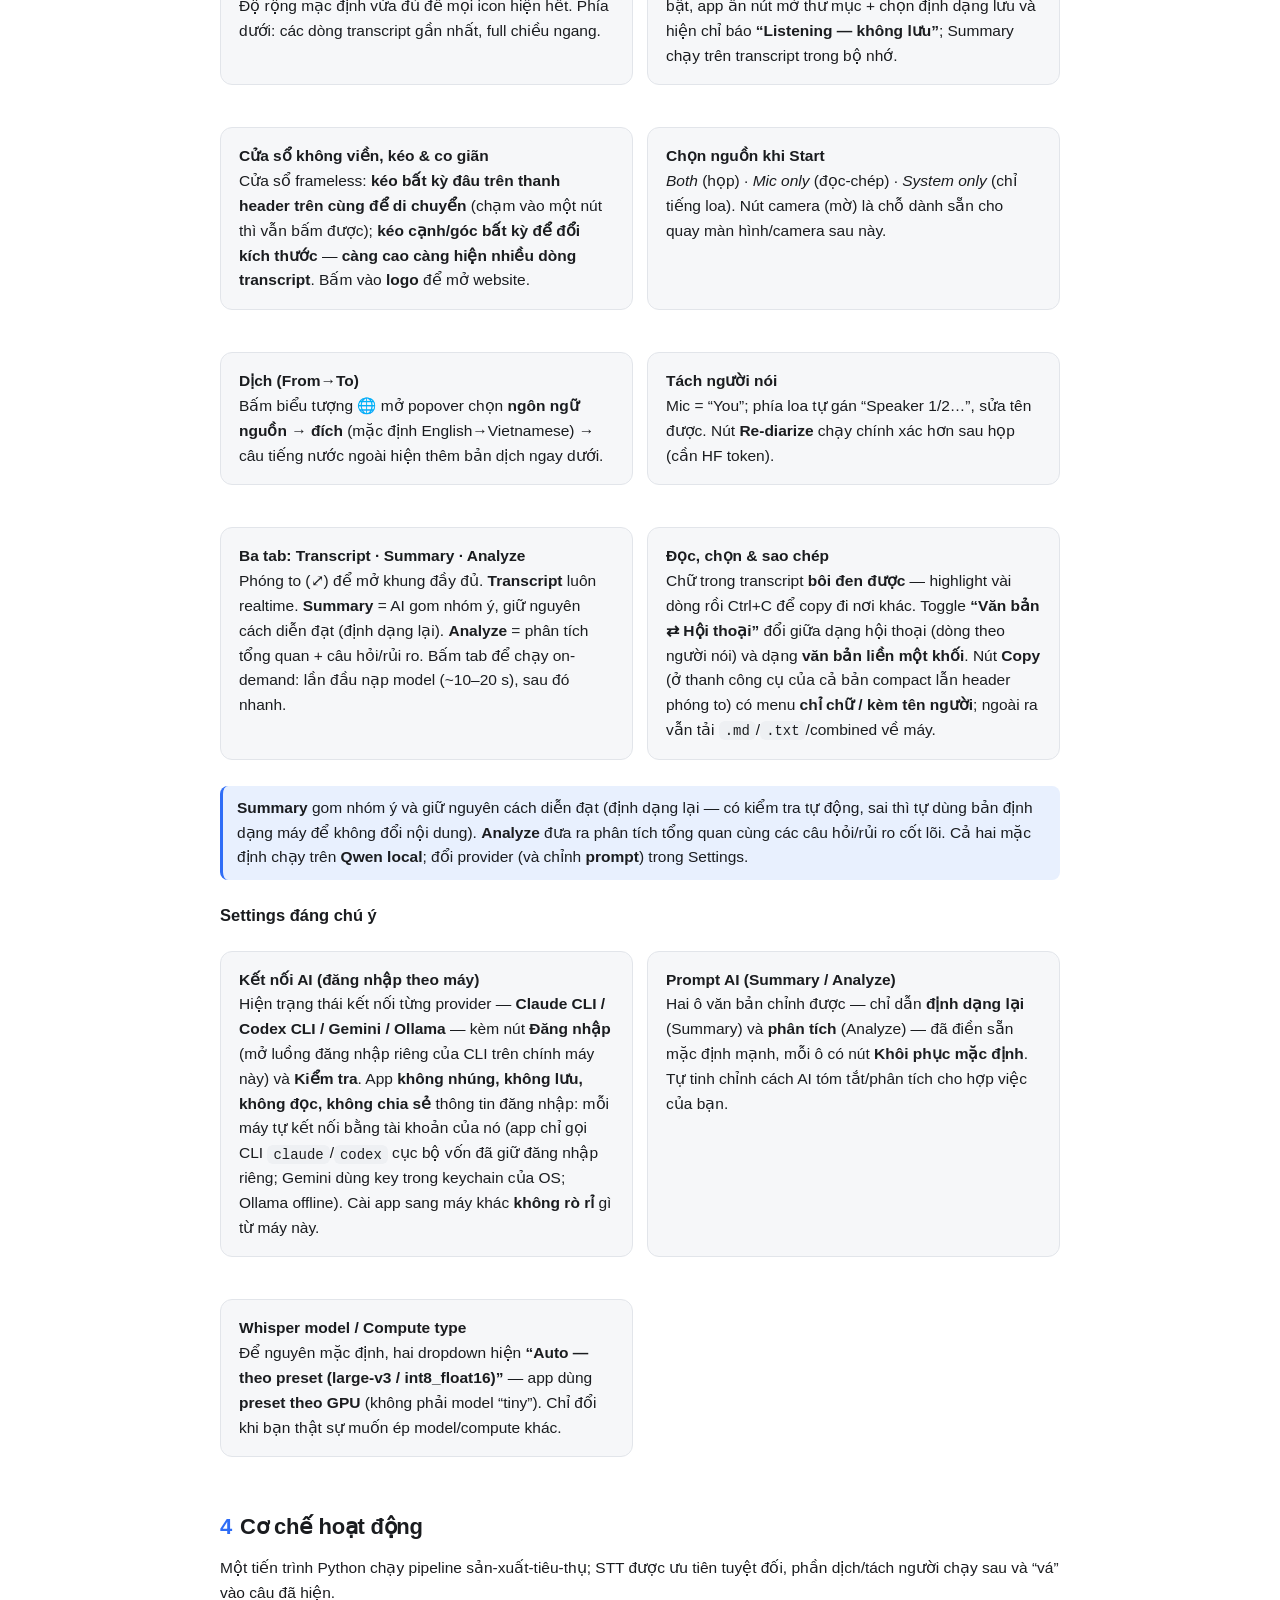
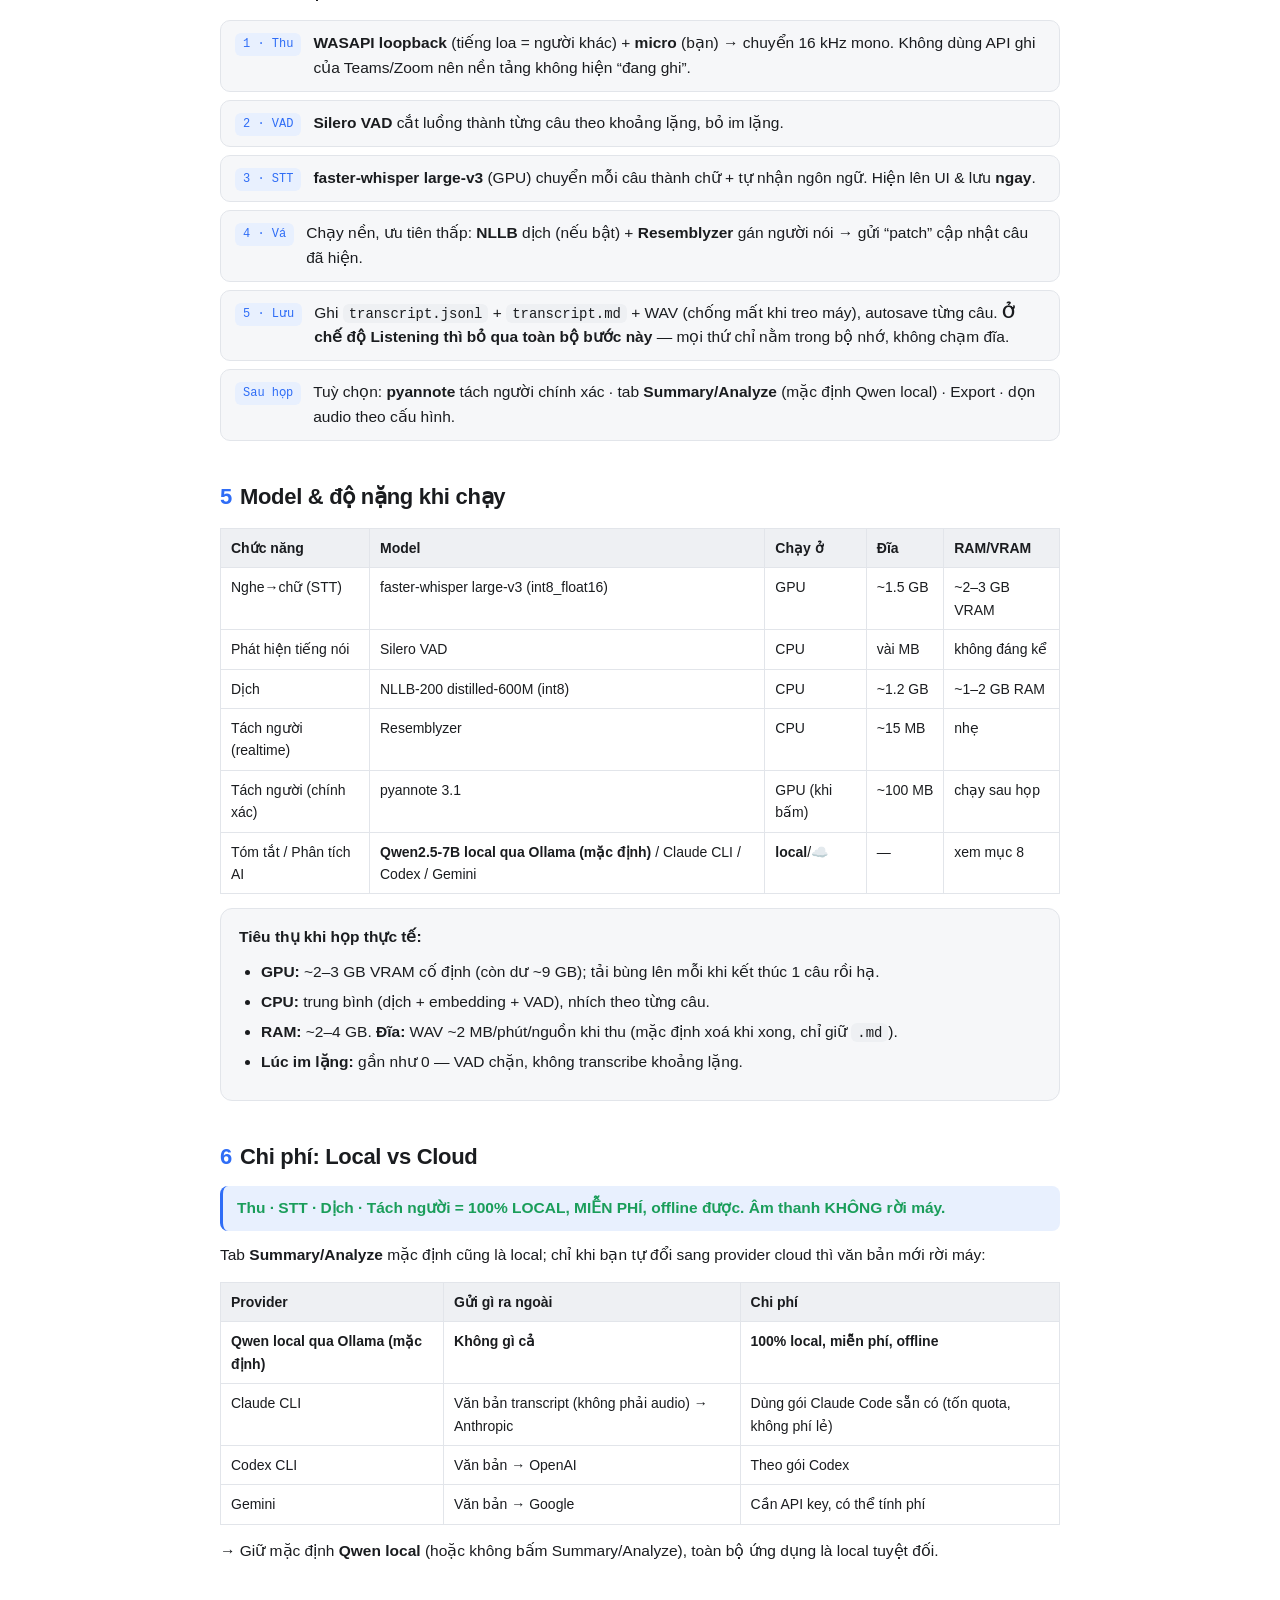
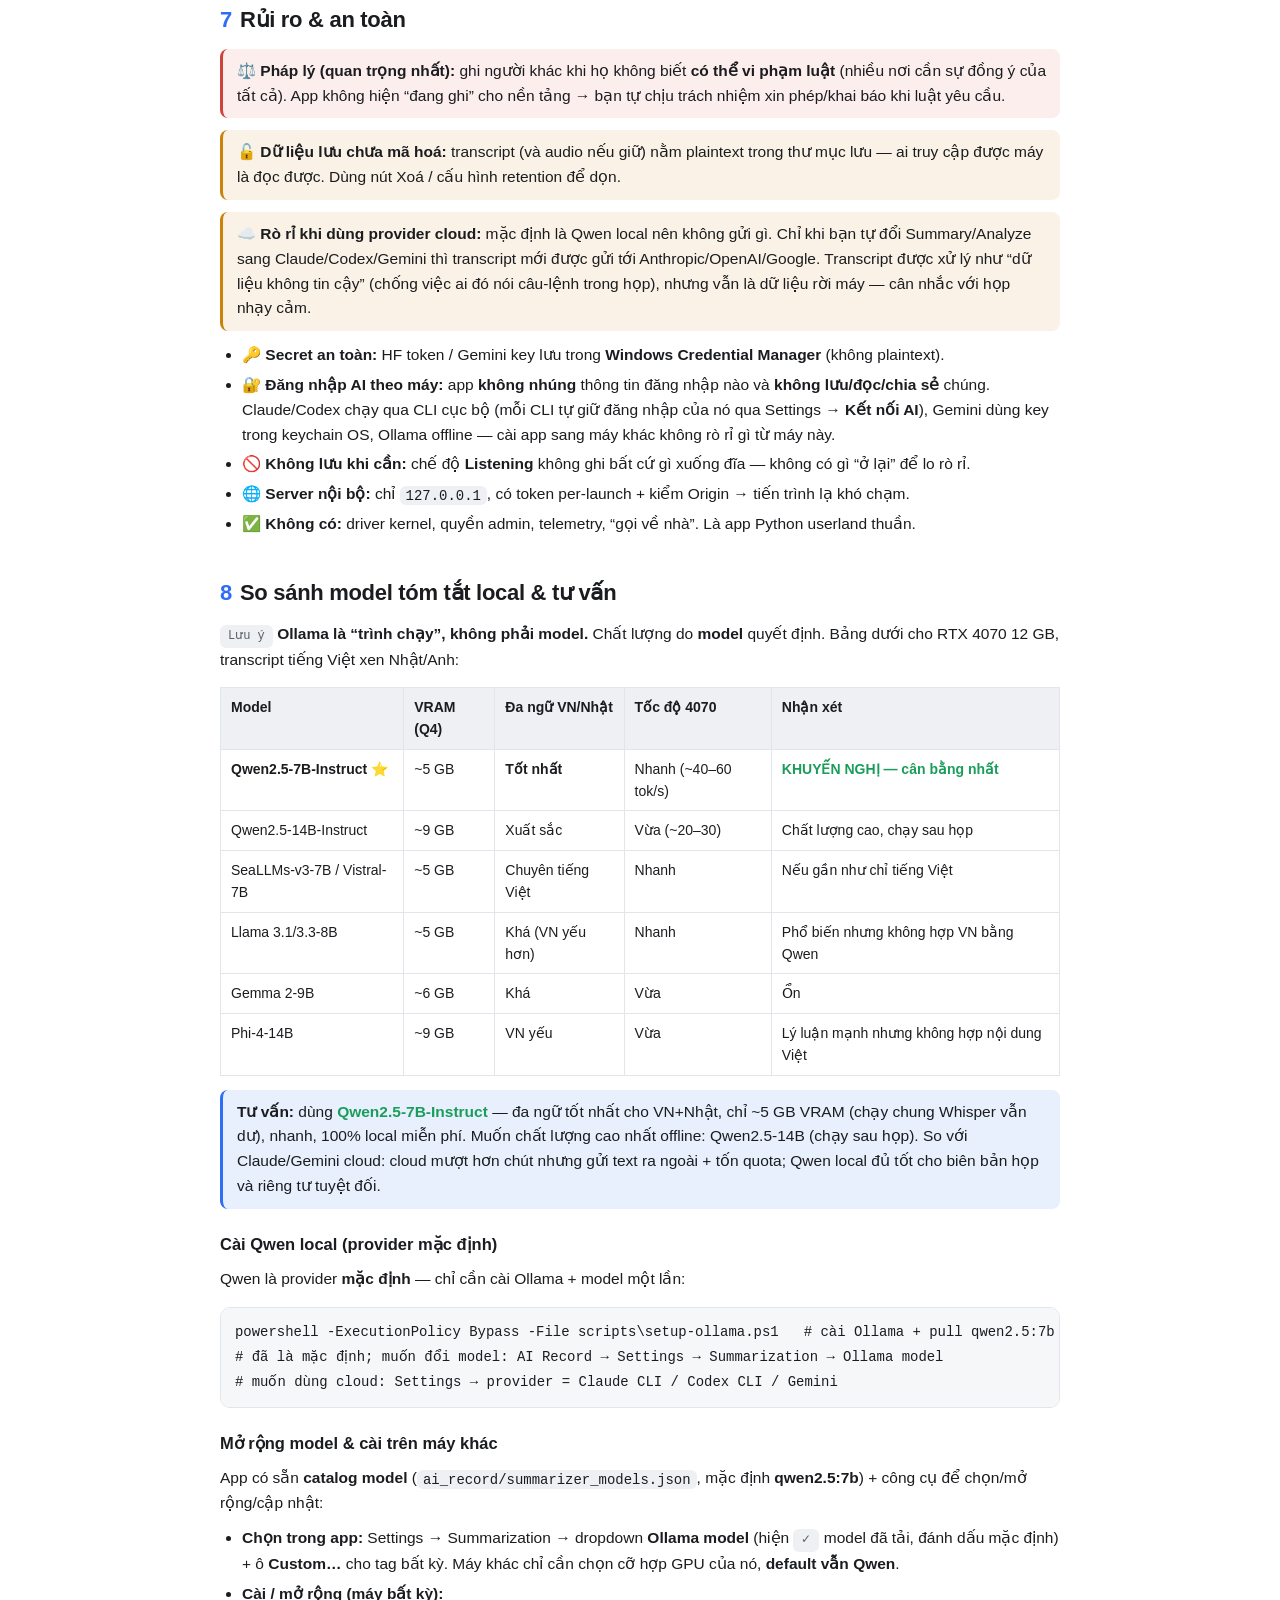
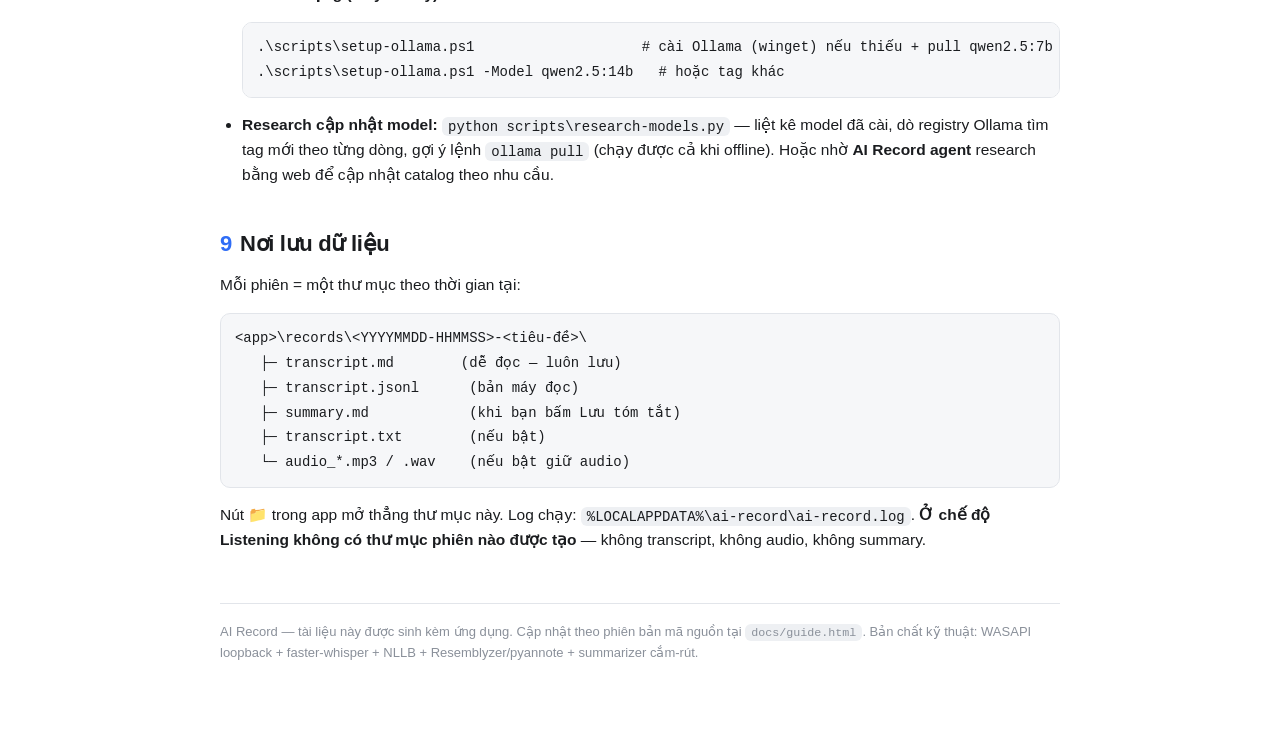
<file: docs/guide.html>
<!doctype html>
<html lang="vi">
<head>
<meta charset="utf-8">
<meta name="viewport" content="width=device-width, initial-scale=1">
<title>AI Record — Giới thiệu, Hướng dẫn & Cơ chế</title>
<style>
  :root{
    --bg:#ffffff; --surface:#f6f7f9; --surface2:#eef0f3; --border:#e2e5ea;
    --text:#1a1c1f; --muted:#5b616b; --faint:#8a909a;
    --accent:#2f6df6; --accent-weak:#e8f0fe; --ok:#1a9d5a; --warn:#c9820a; --danger:#d0433b;
    --radius:12px; --mono:ui-monospace,"Cascadia Code",Consolas,monospace;
    --font:-apple-system,"Segoe UI",Roboto,"Helvetica Neue",Arial,"Noto Sans",sans-serif;
  }
  @media (prefers-color-scheme:dark){
    :root{--bg:#131417;--surface:#1b1d21;--surface2:#23262b;--border:#2c3037;
      --text:#e9ebee;--muted:#a7adb7;--faint:#767c86;--accent:#5b8cff;--accent-weak:#1b2740;}
  }
  *{box-sizing:border-box}
  body{margin:0;background:var(--bg);color:var(--text);font-family:var(--font);line-height:1.6;font-size:15.5px}
  .wrap{max-width:880px;margin:0 auto;padding:0 20px 80px}
  header.hero{display:flex;align-items:center;gap:18px;padding:34px 0 22px;border-bottom:1px solid var(--border);flex-wrap:wrap}
  header.hero img{width:64px;height:64px;border-radius:14px;flex:none}
  .hero h1{margin:0;font-size:30px;letter-spacing:-.5px}
  .hero .tag{color:var(--muted);margin-top:2px}
  .badges{display:flex;gap:8px;flex-wrap:wrap;margin-top:12px}
  .badge{font-size:12.5px;font-weight:600;padding:4px 10px;border-radius:20px;background:var(--surface2);color:var(--muted)}
  .badge.ok{background:color-mix(in srgb,var(--ok) 16%,transparent);color:var(--ok)}
  .badge.warn{background:color-mix(in srgb,var(--warn) 16%,transparent);color:var(--warn)}
  nav.toc{margin:22px 0 6px;padding:14px 18px;background:var(--surface);border:1px solid var(--border);border-radius:var(--radius)}
  nav.toc b{display:block;font-size:13px;text-transform:uppercase;letter-spacing:.5px;color:var(--faint);margin-bottom:6px}
  nav.toc a{display:inline-block;margin:3px 14px 3px 0;color:var(--accent);text-decoration:none;font-weight:500}
  nav.toc a:hover{text-decoration:underline}
  h2{margin:38px 0 12px;font-size:22px;letter-spacing:-.3px;scroll-margin-top:16px}
  h2 .n{color:var(--accent);font-variant-numeric:tabular-nums;margin-right:8px}
  h3{margin:22px 0 8px;font-size:16.5px}
  p{margin:10px 0}
  ul,ol{margin:10px 0;padding-left:22px}
  li{margin:5px 0}
  code{font-family:var(--mono);background:var(--surface2);padding:1.5px 6px;border-radius:6px;font-size:.9em}
  pre{background:var(--surface);border:1px solid var(--border);border-radius:10px;padding:12px 14px;overflow:auto}
  pre code{background:none;padding:0}
  .card{background:var(--surface);border:1px solid var(--border);border-radius:var(--radius);padding:16px 18px;margin:14px 0}
  .grid{display:grid;grid-template-columns:1fr 1fr;gap:14px}
  @media(max-width:640px){.grid{grid-template-columns:1fr}}
  table{width:100%;border-collapse:collapse;margin:14px 0;font-size:14px;display:block;overflow-x:auto}
  th,td{border:1px solid var(--border);padding:8px 10px;text-align:left;vertical-align:top}
  th{background:var(--surface2);font-weight:650}
  .flow{display:flex;flex-direction:column;gap:8px;margin:14px 0}
  .step{display:flex;gap:12px;align-items:flex-start;background:var(--surface);border:1px solid var(--border);border-radius:10px;padding:10px 14px}
  .step .k{font-family:var(--mono);font-size:12px;color:var(--accent);background:var(--accent-weak);border-radius:6px;padding:2px 8px;flex:none;margin-top:2px}
  .note{border-left:3px solid var(--accent);background:var(--accent-weak);padding:10px 14px;border-radius:8px;margin:12px 0}
  .warn-box{border-left:3px solid var(--warn);background:color-mix(in srgb,var(--warn) 10%,transparent);padding:10px 14px;border-radius:8px;margin:12px 0}
  .danger-box{border-left:3px solid var(--danger);background:color-mix(in srgb,var(--danger) 9%,transparent);padding:10px 14px;border-radius:8px;margin:12px 0}
  .rec{font-weight:700;color:var(--ok)}
  footer{margin-top:50px;padding-top:18px;border-top:1px solid var(--border);color:var(--faint);font-size:13px}
  .pill{display:inline-block;font-size:12px;font-family:var(--mono);background:var(--surface2);padding:2px 8px;border-radius:6px;color:var(--muted)}
</style>
</head>
<body>
<div class="wrap">

  <header class="hero">
    <img src="[data-uri]" alt="AI Record logo">
    <div>
      <h1>AI Record</h1>
      <div class="tag">Ghi chú cuộc họp &amp; đọc-chép giọng nói — chạy cục bộ trên máy bạn.</div>
      <div class="badges">
        <span class="badge ok">100% Local (nghe · chữ · dịch · tách người · tóm tắt Qwen)</span>
        <span class="badge">RTX 4070 · Windows</span>
        <span class="badge warn">Cloud chỉ khi bạn tự đổi provider</span>
      </div>
    </div>
  </header>

  <nav class="toc">
    <b>Mục lục</b>
    <a href="#gioithieu">1. Giới thiệu</a>
    <a href="#caidat">2. Cài đặt &amp; Khởi chạy</a>
    <a href="#huongdan">3. Hướng dẫn sử dụng</a>
    <a href="#cochte">4. Cơ chế hoạt động</a>
    <a href="#models">5. Model &amp; độ nặng</a>
    <a href="#chiphi">6. Chi phí: Local vs Cloud</a>
    <a href="#ruiro">7. Rủi ro &amp; an toàn</a>
    <a href="#sosanh">8. So sánh model tóm tắt local</a>
    <a href="#luutru">9. Nơi lưu dữ liệu</a>
  </nav>

  <h2 id="gioithieu"><span class="n">1</span>Giới thiệu</h2>
  <p><b>AI Record</b> là ứng dụng desktop cục bộ: khi bạn họp online (Teams/Zoom/Meet…) <em>hoặc</em> chỉ muốn tự nói,
  nó thu âm thanh của máy, chuyển thành văn bản <b>thời gian thực</b>, dịch câu tiếng nước ngoài sang tiếng Việt,
  tách người nói, và (khi bạn muốn) <b>Tóm tắt</b> / <b>Phân tích</b> bằng AI — mặc định chạy trên
  <b>model Qwen 2.5-7B local (qua Ollama)</b>, riêng tư và offline.</p>
  <ul>
    <li><b>Hai nút thu:</b> <em>Record</em> (ghi &amp; lưu như thường) và <em>Listening</em> — chế độ <b>tạm thời, KHÔNG lưu</b>: vẫn nghe → chữ → dịch → Tóm tắt/Phân tích được, nhưng <b>không ghi gì xuống đĩa</b>, dùng để biến giọng nói thành chữ rồi copy đi nơi khác.</li>
    <li><b>Hai chế độ nguồn:</b> <em>Meeting</em> (thu cả loa + mic) và <em>Dictation</em> (chỉ mic — đọc-chép ý tưởng dài).</li>
    <li><b>Ba tab AI:</b> <em>Transcript</em> (luôn chạy realtime), <em>Summary</em> (gom nhóm ý, giữ nguyên cách diễn đạt ~ định dạng lại), <em>Analyze</em> (phân tích tổng quan + câu hỏi/rủi ro cốt lõi). Summary/Analyze chạy khi bạn bấm vào tab — lần đầu nạp model (~10–20&nbsp;s), sau đó nhanh; transcript vẫn cập nhật ngầm.</li>
    <li><b>Chọn &amp; sao chép:</b> chữ trong transcript <b>bôi đen được</b> (highlight rồi Ctrl+C), có nút <b>Copy</b> (chỉ chữ / kèm tên người); nút <b>“Văn bản ⇄ Hội thoại”</b> đổi giữa dạng hội thoại (dòng theo người nói) và dạng văn bản liền một khối.</li>
    <li><b>Riêng tư:</b> âm thanh <b>không bao giờ rời khỏi máy</b>. Nghe/chữ/dịch/tách người = local; với Qwen mặc định thì cả Tóm tắt/Phân tích cũng local.</li>
    <li><b>Đầu ra:</b> mặc định chỉ lưu bản <code>.md</code> dễ đọc; tuỳ chọn kèm <code>.txt</code>, <code>.mp3</code> (audio) và bản <b>tóm tắt AI</b> — chọn qua nút lưu (biểu tượng save) trên thanh công cụ hoặc trong Settings.</li>
  </ul>

  <h2 id="caidat"><span class="n">2</span>Cài đặt &amp; Khởi chạy</h2>
  <h3>Cài một lần</h3>
  <pre><code>git clone https://github.com/ducnguyen221/ai-record
cd ai-record
powershell -ExecutionPolicy Bypass -File setup.ps1              # venv + torch CUDA + thư viện
powershell -ExecutionPolicy Bypass -File scripts\setup-ollama.ps1   # tuỳ chọn: Qwen local cho tab Summary/Analyze
python -m ai_record                                            # hoặc double-click shortcut trên Desktop</code></pre>
  <p><code>setup.ps1</code> tạo môi trường <code>.venv</code> + cài torch CUDA + toàn bộ thư viện. Lần đầu tải ~4–6&nbsp;GB model.
  Bước <code>setup-ollama.ps1</code> là <b>tuỳ chọn</b> nhưng cần cho tab <b>Summary/Analyze</b> ở provider mặc định (Qwen local): nó cài Ollama (winget) nếu thiếu + pull <code>qwen2.5:7b</code>. Bỏ qua nếu bạn chỉ dùng provider cloud (Claude/Codex/Gemini) trong Settings.</p>
  <h3>Mỗi lần dùng</h3>
  <ul>
    <li>Double-click nút <b>“AI Record”</b> trên Desktop (chạy im lặng, không cửa sổ terminal), hoặc</li>
    <li>Chạy <code>run.ps1</code> (bản có console để xem log khi cần).</li>
  </ul>
  <p>Đóng cửa sổ hoặc bấm <b>✕ Thoát</b> = dừng sạch, phiên đang ghi được lưu lại.</p>

  <h2 id="huongdan"><span class="n">3</span>Hướng dẫn sử dụng</h2>
  <div class="grid">
    <div class="card"><b>Thanh nhỏ (compact)</b><br>Hàng nút biểu tượng: <b>Record</b> + toggle <b>Listening</b> (không lưu), 🎙 <b>dropdown mic</b> + 🔊 <b>dropdown loa</b> (chọn đúng thiết bị vào/ra — chấm xanh khi đang hoạt động), 🌐 <b>Dịch</b>, 📋 <b>Copy</b>, 💾 <b>định dạng đầu ra</b>, 📁 mở thư mục, ⚙ Settings, ⤢ phóng to, ✕ đóng. Độ rộng mặc định vừa đủ để mọi icon hiện hết. Phía dưới: các dòng transcript gần nhất, full chiều ngang.</div>
    <div class="card"><b>Record vs Listening (không lưu)</b><br><b>Record</b> = ghi &amp; lưu như thường. <b>Listening</b> = chế độ tạm thời: vẫn nghe/chữ/dịch và chạy được Summary/Analyze, nhưng <b>không tạo thư mục trong <code>records\</code>, không lưu transcript/audio/summary</b> — dùng để biến giọng nói thành chữ rồi copy đi. Khi bật, app ẩn nút mở thư mục + chọn định dạng lưu và hiện chỉ báo <b>“Listening — không lưu”</b>; Summary chạy trên transcript trong bộ nhớ.</div>
    <div class="card"><b>Cửa sổ không viền, kéo &amp; co giãn</b><br>Cửa sổ frameless: <b>kéo bất kỳ đâu trên thanh header trên cùng để di chuyển</b> (chạm vào một nút thì vẫn bấm được); <b>kéo cạnh/góc bất kỳ để đổi kích thước</b> — <b>càng cao càng hiện nhiều dòng transcript</b>. Bấm vào <b>logo</b> để mở website.</div>
    <div class="card"><b>Chọn nguồn khi Start</b><br><em>Both</em> (họp) · <em>Mic only</em> (đọc-chép) · <em>System only</em> (chỉ tiếng loa). Nút camera (mờ) là chỗ dành sẵn cho quay màn hình/camera sau này.</div>
    <div class="card"><b>Dịch (From→To)</b><br>Bấm biểu tượng 🌐 mở popover chọn <b>ngôn ngữ nguồn → đích</b> (mặc định English→Vietnamese) → câu tiếng nước ngoài hiện thêm bản dịch ngay dưới.</div>
    <div class="card"><b>Tách người nói</b><br>Mic = “You”; phía loa tự gán “Speaker 1/2…”, sửa tên được. Nút <b>Re-diarize</b> chạy chính xác hơn sau họp (cần HF token).</div>
    <div class="card"><b>Ba tab: Transcript · Summary · Analyze</b><br>Phóng to (⤢) để mở khung đầy đủ. <b>Transcript</b> luôn realtime. <b>Summary</b> = AI gom nhóm ý, giữ nguyên cách diễn đạt (định dạng lại). <b>Analyze</b> = phân tích tổng quan + câu hỏi/rủi ro. Bấm tab để chạy on-demand: lần đầu nạp model (~10–20&nbsp;s), sau đó nhanh.</div>
    <div class="card"><b>Đọc, chọn &amp; sao chép</b><br>Chữ trong transcript <b>bôi đen được</b> — highlight vài dòng rồi Ctrl+C để copy đi nơi khác. Toggle <b>“Văn bản ⇄ Hội thoại”</b> đổi giữa dạng hội thoại (dòng theo người nói) và dạng <b>văn bản liền một khối</b>. Nút <b>Copy</b> (ở thanh công cụ của cả bản compact lẫn header phóng to) có menu <b>chỉ chữ / kèm tên người</b>; ngoài ra vẫn tải <code>.md</code>/<code>.txt</code>/combined về máy.</div>
  </div>
  <div class="note"><b>Summary</b> gom nhóm ý và giữ nguyên cách diễn đạt (định dạng lại — có kiểm tra tự động, sai thì tự dùng bản định dạng máy để không đổi nội dung). <b>Analyze</b> đưa ra phân tích tổng quan cùng các câu hỏi/rủi ro cốt lõi. Cả hai mặc định chạy trên <b>Qwen local</b>; đổi provider (và chỉnh <b>prompt</b>) trong Settings.</div>

  <h3>Settings đáng chú ý</h3>
  <div class="grid">
    <div class="card"><b>Kết nối AI (đăng nhập theo máy)</b><br>Hiện trạng thái kết nối từng provider — <b>Claude CLI / Codex CLI / Gemini / Ollama</b> — kèm nút <b>Đăng nhập</b> (mở luồng đăng nhập riêng của CLI trên chính máy này) và <b>Kiểm tra</b>. App <b>không nhúng, không lưu, không đọc, không chia sẻ</b> thông tin đăng nhập: mỗi máy tự kết nối bằng tài khoản của nó (app chỉ gọi CLI <code>claude</code>/<code>codex</code> cục bộ vốn đã giữ đăng nhập riêng; Gemini dùng key trong keychain của OS; Ollama offline). Cài app sang máy khác <b>không rò rỉ</b> gì từ máy này.</div>
    <div class="card"><b>Prompt AI (Summary / Analyze)</b><br>Hai ô văn bản chỉnh được — chỉ dẫn <b>định dạng lại</b> (Summary) và <b>phân tích</b> (Analyze) — đã điền sẵn mặc định mạnh, mỗi ô có nút <b>Khôi phục mặc định</b>. Tự tinh chỉnh cách AI tóm tắt/phân tích cho hợp việc của bạn.</div>
    <div class="card"><b>Whisper model / Compute type</b><br>Để nguyên mặc định, hai dropdown hiện <b>“Auto — theo preset (large-v3 / int8_float16)”</b> — app dùng <b>preset theo GPU</b> (không phải model “tiny”). Chỉ đổi khi bạn thật sự muốn ép model/compute khác.</div>
  </div>

  <h2 id="cochte"><span class="n">4</span>Cơ chế hoạt động</h2>
  <p>Một tiến trình Python chạy pipeline sản-xuất-tiêu-thụ; STT được ưu tiên tuyệt đối, phần dịch/tách người chạy sau và “vá” vào câu đã hiện.</p>
  <div class="flow">
    <div class="step"><span class="k">1 · Thu</span><div><b>WASAPI loopback</b> (tiếng loa = người khác) + <b>micro</b> (bạn) → chuyển 16&nbsp;kHz mono. Không dùng API ghi của Teams/Zoom nên nền tảng không hiện “đang ghi”.</div></div>
    <div class="step"><span class="k">2 · VAD</span><div><b>Silero VAD</b> cắt luồng thành từng câu theo khoảng lặng, bỏ im lặng.</div></div>
    <div class="step"><span class="k">3 · STT</span><div><b>faster-whisper large-v3</b> (GPU) chuyển mỗi câu thành chữ + tự nhận ngôn ngữ. Hiện lên UI &amp; lưu <b>ngay</b>.</div></div>
    <div class="step"><span class="k">4 · Vá</span><div>Chạy nền, ưu tiên thấp: <b>NLLB</b> dịch (nếu bật) + <b>Resemblyzer</b> gán người nói → gửi “patch” cập nhật câu đã hiện.</div></div>
    <div class="step"><span class="k">5 · Lưu</span><div>Ghi <code>transcript.jsonl</code> + <code>transcript.md</code> + WAV (chống mất khi treo máy), autosave từng câu. <b>Ở chế độ Listening thì bỏ qua toàn bộ bước này</b> — mọi thứ chỉ nằm trong bộ nhớ, không chạm đĩa.</div></div>
    <div class="step"><span class="k">Sau họp</span><div>Tuỳ chọn: <b>pyannote</b> tách người chính xác · tab <b>Summary/Analyze</b> (mặc định Qwen local) · Export · dọn audio theo cấu hình.</div></div>
  </div>

  <h2 id="models"><span class="n">5</span>Model &amp; độ nặng khi chạy</h2>
  <table>
    <tr><th>Chức năng</th><th>Model</th><th>Chạy ở</th><th>Đĩa</th><th>RAM/VRAM</th></tr>
    <tr><td>Nghe→chữ (STT)</td><td>faster-whisper large-v3 (int8_float16)</td><td>GPU</td><td>~1.5&nbsp;GB</td><td>~2–3&nbsp;GB VRAM</td></tr>
    <tr><td>Phát hiện tiếng nói</td><td>Silero VAD</td><td>CPU</td><td>vài MB</td><td>không đáng kể</td></tr>
    <tr><td>Dịch</td><td>NLLB-200 distilled-600M (int8)</td><td>CPU</td><td>~1.2&nbsp;GB</td><td>~1–2&nbsp;GB RAM</td></tr>
    <tr><td>Tách người (realtime)</td><td>Resemblyzer</td><td>CPU</td><td>~15&nbsp;MB</td><td>nhẹ</td></tr>
    <tr><td>Tách người (chính xác)</td><td>pyannote 3.1</td><td>GPU (khi bấm)</td><td>~100&nbsp;MB</td><td>chạy sau họp</td></tr>
    <tr><td>Tóm tắt / Phân tích AI</td><td><b>Qwen2.5-7B local qua Ollama (mặc định)</b> / Claude CLI / Codex / Gemini</td><td><b>local</b>/☁️</td><td>—</td><td>xem mục 8</td></tr>
  </table>
  <div class="card">
    <b>Tiêu thụ khi họp thực tế:</b>
    <ul>
      <li><b>GPU:</b> ~2–3&nbsp;GB VRAM cố định (còn dư ~9&nbsp;GB); tải bùng lên mỗi khi kết thúc 1 câu rồi hạ.</li>
      <li><b>CPU:</b> trung bình (dịch + embedding + VAD), nhích theo từng câu.</li>
      <li><b>RAM:</b> ~2–4&nbsp;GB. <b>Đĩa:</b> WAV ~2&nbsp;MB/phút/nguồn khi thu (mặc định xoá khi xong, chỉ giữ <code>.md</code>).</li>
      <li><b>Lúc im lặng:</b> gần như 0 — VAD chặn, không transcribe khoảng lặng.</li>
    </ul>
  </div>

  <h2 id="chiphi"><span class="n">6</span>Chi phí: Local vs Cloud</h2>
  <div class="note"><b class="rec">Thu · STT · Dịch · Tách người = 100% LOCAL, MIỄN PHÍ, offline được. Âm thanh KHÔNG rời máy.</b></div>
  <p>Tab <b>Summary/Analyze</b> mặc định cũng là local; chỉ khi bạn tự đổi sang provider cloud thì văn bản mới rời máy:</p>
  <table>
    <tr><th>Provider</th><th>Gửi gì ra ngoài</th><th>Chi phí</th></tr>
    <tr><td><b>Qwen local qua Ollama (mặc định)</b></td><td><b>Không gì cả</b></td><td><b>100% local, miễn phí, offline</b></td></tr>
    <tr><td>Claude CLI</td><td>Văn bản transcript (không phải audio) → Anthropic</td><td>Dùng gói Claude Code sẵn có (tốn quota, không phí lẻ)</td></tr>
    <tr><td>Codex CLI</td><td>Văn bản → OpenAI</td><td>Theo gói Codex</td></tr>
    <tr><td>Gemini</td><td>Văn bản → Google</td><td>Cần API key, có thể tính phí</td></tr>
  </table>
  <p>→ Giữ mặc định <b>Qwen local</b> (hoặc không bấm Summary/Analyze), toàn bộ ứng dụng là local tuyệt đối.</p>

  <h2 id="ruiro"><span class="n">7</span>Rủi ro &amp; an toàn</h2>
  <div class="danger-box"><b>⚖️ Pháp lý (quan trọng nhất):</b> ghi người khác khi họ không biết <b>có thể vi phạm luật</b> (nhiều nơi cần sự đồng ý của tất cả). App không hiện “đang ghi” cho nền tảng → bạn tự chịu trách nhiệm xin phép/khai báo khi luật yêu cầu.</div>
  <div class="warn-box"><b>🔓 Dữ liệu lưu chưa mã hoá:</b> transcript (và audio nếu giữ) nằm plaintext trong thư mục lưu — ai truy cập được máy là đọc được. Dùng nút Xoá / cấu hình retention để dọn.</div>
  <div class="warn-box"><b>☁️ Rò rỉ khi dùng provider cloud:</b> mặc định là Qwen local nên không gửi gì. Chỉ khi bạn tự đổi Summary/Analyze sang Claude/Codex/Gemini thì transcript mới được gửi tới Anthropic/OpenAI/Google. Transcript được xử lý như “dữ liệu không tin cậy” (chống việc ai đó nói câu-lệnh trong họp), nhưng vẫn là dữ liệu rời máy — cân nhắc với họp nhạy cảm.</div>
  <ul>
    <li><b>🔑 Secret an toàn:</b> HF token / Gemini key lưu trong <b>Windows Credential Manager</b> (không plaintext).</li>
    <li><b>🔐 Đăng nhập AI theo máy:</b> app <b>không nhúng</b> thông tin đăng nhập nào và <b>không lưu/đọc/chia sẻ</b> chúng. Claude/Codex chạy qua CLI cục bộ (mỗi CLI tự giữ đăng nhập của nó qua Settings → <b>Kết nối AI</b>), Gemini dùng key trong keychain OS, Ollama offline — cài app sang máy khác không rò rỉ gì từ máy này.</li>
    <li><b>🚫 Không lưu khi cần:</b> chế độ <b>Listening</b> không ghi bất cứ gì xuống đĩa — không có gì “ở lại” để lo rò rỉ.</li>
    <li><b>🌐 Server nội bộ:</b> chỉ <code>127.0.0.1</code>, có token per-launch + kiểm Origin → tiến trình lạ khó chạm.</li>
    <li><b>✅ Không có:</b> driver kernel, quyền admin, telemetry, “gọi về nhà”. Là app Python userland thuần.</li>
  </ul>

  <h2 id="sosanh"><span class="n">8</span>So sánh model tóm tắt local &amp; tư vấn</h2>
  <p><span class="pill">Lưu ý</span> <b>Ollama là “trình chạy”, không phải model.</b> Chất lượng do <b>model</b> quyết định. Bảng dưới cho RTX 4070 12&nbsp;GB, transcript tiếng Việt xen Nhật/Anh:</p>
  <table>
    <tr><th>Model</th><th>VRAM (Q4)</th><th>Đa ngữ VN/Nhật</th><th>Tốc độ 4070</th><th>Nhận xét</th></tr>
    <tr><td><b>Qwen2.5-7B-Instruct</b> ⭐</td><td>~5&nbsp;GB</td><td><b>Tốt nhất</b></td><td>Nhanh (~40–60 tok/s)</td><td class="rec">KHUYẾN NGHỊ — cân bằng nhất</td></tr>
    <tr><td>Qwen2.5-14B-Instruct</td><td>~9&nbsp;GB</td><td>Xuất sắc</td><td>Vừa (~20–30)</td><td>Chất lượng cao, chạy sau họp</td></tr>
    <tr><td>SeaLLMs-v3-7B / Vistral-7B</td><td>~5&nbsp;GB</td><td>Chuyên tiếng Việt</td><td>Nhanh</td><td>Nếu gần như chỉ tiếng Việt</td></tr>
    <tr><td>Llama 3.1/3.3-8B</td><td>~5&nbsp;GB</td><td>Khá (VN yếu hơn)</td><td>Nhanh</td><td>Phổ biến nhưng không hợp VN bằng Qwen</td></tr>
    <tr><td>Gemma 2-9B</td><td>~6&nbsp;GB</td><td>Khá</td><td>Vừa</td><td>Ổn</td></tr>
    <tr><td>Phi-4-14B</td><td>~9&nbsp;GB</td><td>VN yếu</td><td>Vừa</td><td>Lý luận mạnh nhưng không hợp nội dung Việt</td></tr>
  </table>
  <div class="note">
    <b>Tư vấn:</b> dùng <b class="rec">Qwen2.5-7B-Instruct</b> — đa ngữ tốt nhất cho VN+Nhật, chỉ ~5&nbsp;GB VRAM (chạy chung Whisper vẫn dư), nhanh, 100% local miễn phí.
    Muốn chất lượng cao nhất offline: Qwen2.5-14B (chạy sau họp). So với Claude/Gemini cloud: cloud mượt hơn chút nhưng gửi text ra ngoài + tốn quota; Qwen local đủ tốt cho biên bản họp và riêng tư tuyệt đối.
  </div>
  <h3>Cài Qwen local (provider mặc định)</h3>
  <p>Qwen là provider <b>mặc định</b> — chỉ cần cài Ollama + model một lần:</p>
  <pre><code>powershell -ExecutionPolicy Bypass -File scripts\setup-ollama.ps1   # cài Ollama + pull qwen2.5:7b
# đã là mặc định; muốn đổi model: AI Record → Settings → Summarization → Ollama model
# muốn dùng cloud: Settings → provider = Claude CLI / Codex CLI / Gemini</code></pre>

  <h3>Mở rộng model &amp; cài trên máy khác</h3>
  <p>App có sẵn <b>catalog model</b> (<code>ai_record/summarizer_models.json</code>, mặc định <b>qwen2.5:7b</b>) + công cụ để chọn/mở rộng/cập nhật:</p>
  <ul>
    <li><b>Chọn trong app:</b> Settings → Summarization → dropdown <b>Ollama model</b> (hiện <span class="pill">✓</span> model đã tải, đánh dấu mặc định) + ô <b>Custom…</b> cho tag bất kỳ. Máy khác chỉ cần chọn cỡ hợp GPU của nó, <b>default vẫn Qwen</b>.</li>
    <li><b>Cài / mở rộng (máy bất kỳ):</b>
      <pre><code>.\scripts\setup-ollama.ps1                    # cài Ollama (winget) nếu thiếu + pull qwen2.5:7b
.\scripts\setup-ollama.ps1 -Model qwen2.5:14b   # hoặc tag khác</code></pre></li>
    <li><b>Research cập nhật model:</b> <code>python scripts\research-models.py</code> — liệt kê model đã cài, dò registry Ollama tìm tag mới theo từng dòng, gợi ý lệnh <code>ollama pull</code> (chạy được cả khi offline). Hoặc nhờ <b>AI Record agent</b> research bằng web để cập nhật catalog theo nhu cầu.</li>
  </ul>

  <h2 id="luutru"><span class="n">9</span>Nơi lưu dữ liệu</h2>
  <p>Mỗi phiên = một thư mục theo thời gian tại:</p>
  <pre><code>&lt;app&gt;\records\&lt;YYYYMMDD-HHMMSS&gt;-&lt;tiêu-đề&gt;\
   ├─ transcript.md        (dễ đọc — luôn lưu)
   ├─ transcript.jsonl      (bản máy đọc)
   ├─ summary.md            (khi bạn bấm Lưu tóm tắt)
   ├─ transcript.txt        (nếu bật)
   └─ audio_*.mp3 / .wav    (nếu bật giữ audio)</code></pre>
  <p>Nút <b>📁</b> trong app mở thẳng thư mục này. Log chạy: <code>%LOCALAPPDATA%\ai-record\ai-record.log</code>. <b>Ở chế độ Listening không có thư mục phiên nào được tạo</b> — không transcript, không audio, không summary.</p>

  <footer>
    AI Record — tài liệu này được sinh kèm ứng dụng. Cập nhật theo phiên bản mã nguồn tại <code>docs/guide.html</code>.
    Bản chất kỹ thuật: WASAPI loopback + faster-whisper + NLLB + Resemblyzer/pyannote + summarizer cắm-rút.
  </footer>

</div>
</body>
</html>
</file>
